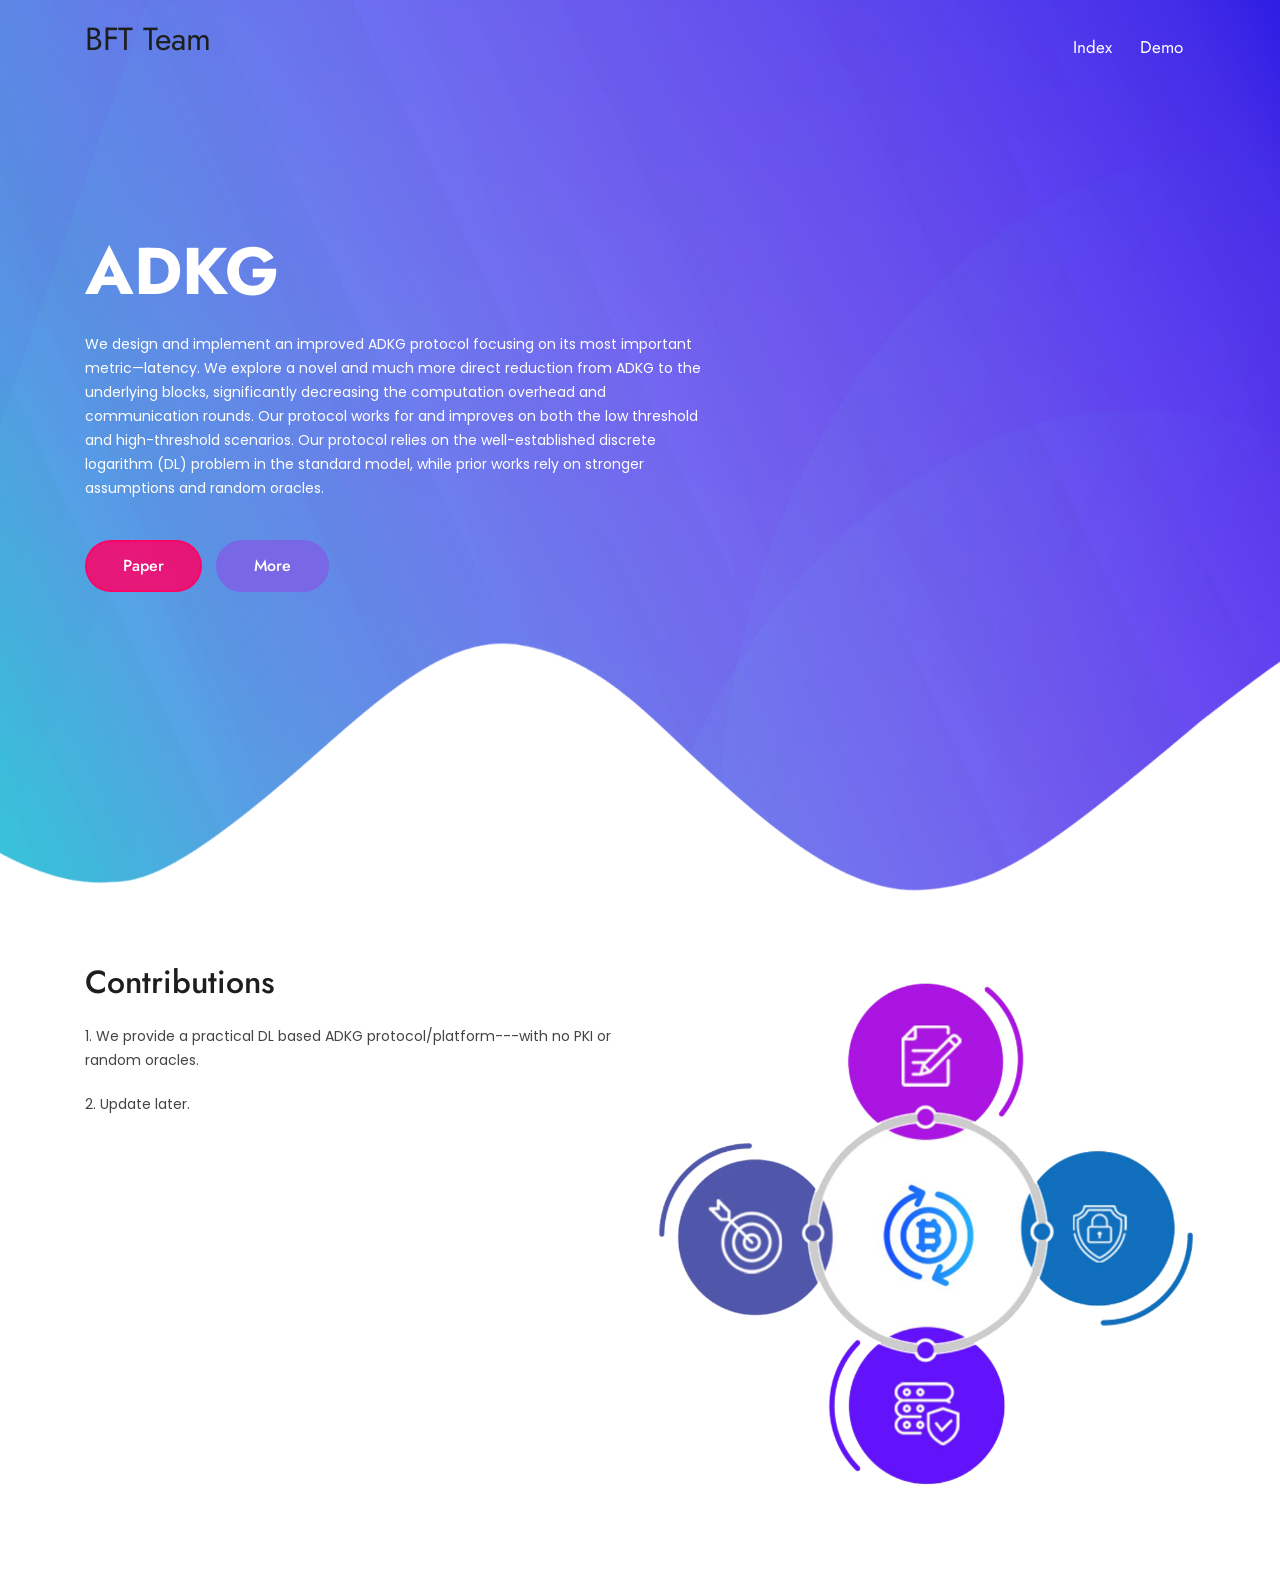
<file: web/bft/static/web/index.html>
﻿<!DOCTYPE html>
<html lang="en">
  <head>
    <!-- Meta -->
    <meta charset="utf-8" />
    <meta http-equiv="X-UA-Compatible" content="IE=edge" />
    <meta
      name="viewport"
      content="width=device-width, initial-scale=1, shrink-to-fit=no"
    />
    <!-- The above 3 meta tags *must* come first in the head; any other head content must come *after* these tags -->
    <meta
      name="description"
      content="Cryptohub - Cryptocurrency HTML Template"
    />
    <meta
      name="keywords"
      content="bitcoin, bitcoin landing, blockchain, cryptocurrency, Cryptocurrency advisor, ICO Agency, ICO Consulting, ico landing, ico template, ico token, ico website"
    />
    <!-- SITE TITLE -->
    <title>Index</title>
    <!-- Latest Bootstrap min CSS -->
    <link rel="stylesheet" href="assets/css/bootstrap.min.css" />
    <!-- Google Font -->
    <link
      href="assets/css/3b2cb4cf8dbc4b7e96dac3964b62ba2a.css"
      rel="stylesheet"
    />
    <link
      href="assets/css/45cea753ee254967923a2446a09d1f6c.css"
      rel="stylesheet"
    />
    <!-- Font Awesome CSS -->
    <link rel="stylesheet" href="assets/css/font-awesome.min.css" />
    <link rel="stylesheet" href="assets/css/themify-icons.css" />
    <!--- owl carousel Css-->
    <link rel="stylesheet" href="assets/css/owl.carousel.css" />
    <link rel="stylesheet" href="assets/css/owl.theme.css" />
    <!--slicknav Css-->
    <link rel="stylesheet" href="assets/css/slicknav.css" />
    <!-- MAGNIFIC CSS -->
    <link rel="stylesheet" href="assets/css/magnific-popup.css" />
    <!-- animate CSS -->
    <link rel="stylesheet" href="assets/css/animate.css" />
    <!-- Popup CSS -->
    <link rel="stylesheet" href="assets/css/popup.css" />
    <!-- Style CSS -->
    <link rel="stylesheet" href="assets/css/style.css" />
    <link rel="stylesheet" href="assets/css/responsive.css" />
    <!-- HTML5 shim and Respond.js IE8 support of HTML5 elements and media queries -->
    <!-- WARNING: Respond.js doesn't work if you view the page via file:// -->
    <!--[if lt IE 9]>
      <script src="assets/js/html5shiv.min.js"></script>
      <script src="assets/js/respond.min.js"></script>
    <![endif]-->
  </head>

  <body data-spy="scroll" data-offset="80">
    <!-- START PRELOADER -->
    <div class="preloader">
      <div class="spinner">
        <div class="double-bounce1"></div>
        <div class="double-bounce2"></div>
      </div>
    </div>
    <!-- END PRELOADER -->

    <!-- START NAVBAR -->
    <div
      id="navigation"
      class="fixed-top navbar-light bg-faded site-navigation"
    >
      <div class="container">
        <div class="row">
          <div class="col-lg-3 col-md-3 col-sm-4">
            <div class="site-logo">
              <a class="navbar-logo" href="index.html">
                <h2>BFT Team</h2>
              </a>
            </div>
          </div>
          <!--- END Col -->
          <div class="col-lg-9 col-md-9 col-sm-8">
            <div class="header_right">
              <nav id="main-menu" class="ml-auto">
                <ul>
                  <li><a href="index.html">Index</a></li>
                  <li><a href="./run_result.html">Demo</a></li> 
                </ul>
              </nav>
              <div id="mobile_menu"></div>
            </div>
          </div>
          <!--- END Col -->
        </div>
        <!--- END ROW -->
      </div>
      <!--- END CONTAINER -->
    </div>
    <!-- END NAVBAR -->

    <!-- START HOME -->
    <section id="home" class="home_bg">
      <div class="container">
        <div class="row">
          <div class="col-lg-7 col-sm-12 col-xs-12">
            <div class="hero-text">
              <h2>ADKG</h2>
              <p>
                We design and implement an improved
                ADKG protocol focusing on its most important metric—latency. We explore a novel and much more direct reduction
                from ADKG to the underlying blocks, significantly decreasing the computation overhead and communication rounds.
                Our protocol works for and improves on both the low threshold and high-threshold scenarios. Our protocol relies
                on the well-established discrete logarithm (DL) problem in
                the standard model, while prior works rely on stronger
                assumptions and random oracles.
              </p>
              <div class="home_btn">
                <a
                  href=""
                  target="_blank"
                  class="btn_one wow bounceIn"
                  data-wow-delay=".6s"
                  >Paper</a
                >
                <a
                  href="#about"
                  class="btn_two wow bounceIn"
                  data-wow-delay=".8s"
                  >More</a
                >
              </div>
            </div>
          </div>
          <!--- END COL -->
        </div>
        <!--- END ROW -->
      </div>
      <!--- END CONTAINER -->
    </section>
    <!-- END  HOME -->

    <!-- START LIVE MARKET -->
    <div class="pgone_live_market">
      <div class="container">
        <div class="row">
          <div class="col-lg-12">
            <div class="currency_live"></div>
          </div>
        </div>
      </div>
    </div>
    <!-- END LIVE MARKET -->

    <!-- START ABOUT -->
    <section id="about" class="about_us section-padding">
      <div class="container">
        <div class="row">
          <div
            class="col-lg-6 col-sm-12 col-xs-12 wow fadeInUp"
            data-wow-duration="1s"
            data-wow-delay="0.2s"
            data-wow-offset="0"
          >
            <div class="about-text">
              <h2>
                Contributions
              </h2>
              <p>
                1. We provide a practical DL based ADKG protocol/platform---with no PKI or random oracles. 
              </p>
              <p>
                2. Update later.
              </p>
              <!--<div class="about_btn">
                <a class="video_btn" href=""
                  ><i class="fa fa-play"></i
                  ><span class="video-title">Video</span></a
                >
              </div>-->
            </div>
          </div>
          <!--- END COL -->
          <div
            class="col-lg-6 col-sm-12 col-xs-12 text-center wow fadeInUp"
            data-wow-duration="1s"
            data-wow-delay="0.2s"
            data-wow-offset="0"
          >
            <div class="about-img">
              <img
                src="assets/picture/about2.png"
                class="item-bounce img-fluid"
                alt=""
              />
            </div>
          </div>
          <!--- END COL -->
        </div>
        <!--- END ROW -->
      </div>
      <!--- END CONTAINER -->
    </section>
    <!-- END  ABOUT -->

    <!-- START BITCOIN CALCULATER -->
    <!--<section id="bitcoin" class="bitcoin_area">
	<div class="container">
		<div class="section-title text-center">
			<h2>Bitcoin to Currency Calculator</h2>
			<span></span>
			<p>Lorem ipsum dolor sit amet, consetetur sadipscing elitr, sed diam nonumy eirmod tempor invidunt ut labore et dolore magna aliquyam erat.</p>						
		</div>					
		<div class="row">
			<div class="col-lg-10 offset-lg-1 col-sm-12 col-xs-12 text-center wow fadeInLeft" data-wow-duration="1s" data-wow-delay="0.1s" data-wow-offset="0">
				<div class="currency_content">
					<script src="assets/js/calc_widget.js"></script>
					<a href="#" class="btn_one">Buy Now!</a>
				</div>	
			</div> END COL 						
		</div>
	</div>
</section>-->
    <!-- END BITCOIN CALCULATER -->

    <!-- Latest jQuery -->
    <script src="assets/js/jquery-1.12.4.min.js"></script>
    <!-- Latest compiled and minified Bootstrap -->
    <script src="assets/js/bootstrap.min.js"></script>
    <!-- modernizer JS -->
    <script src="assets/js/modernizr-2.8.3.min.js"></script>
    <!-- owl-carousel min js  -->
    <script src="assets/js/owl.carousel.min.js"></script>
    <!-- jquery counterup -->
    <script src="assets/js/jquery.counterup.min.js"></script>
    <script src="assets/js/countdown.js"></script>
    <!-- jquery nav -->
    <script src="assets/js/jquery.nav.js"></script>
    <!-- jquery.slicknav -->
    <script src="assets/js/jquery.slicknav.js"></script>
    <!-- jquery.smooth-scroll -->
    <script src="assets/js/smooth-scroll.js"></script>
    <!-- magnific-popup js -->
    <script src="assets/js/jquery.magnific-popup.min.js"></script>
    <!-- scrolltopcontrol js -->
    <script src="assets/js/scrolltopcontrol.js"></script>
    <!-- WOW - Reveal Animations When You Scroll -->
    <script src="assets/js/wow.min.js"></script>
    <!-- jquery leanModal min js -->
    <script src="assets/js/jquery.leanmodal.min.js"></script>
    <!-- login js -->
    <script src="assets/js/login.js"></script>
    <!-- scripts js -->
    <script src="assets/js/scripts.js"></script>
  </body>
</html>
</file>
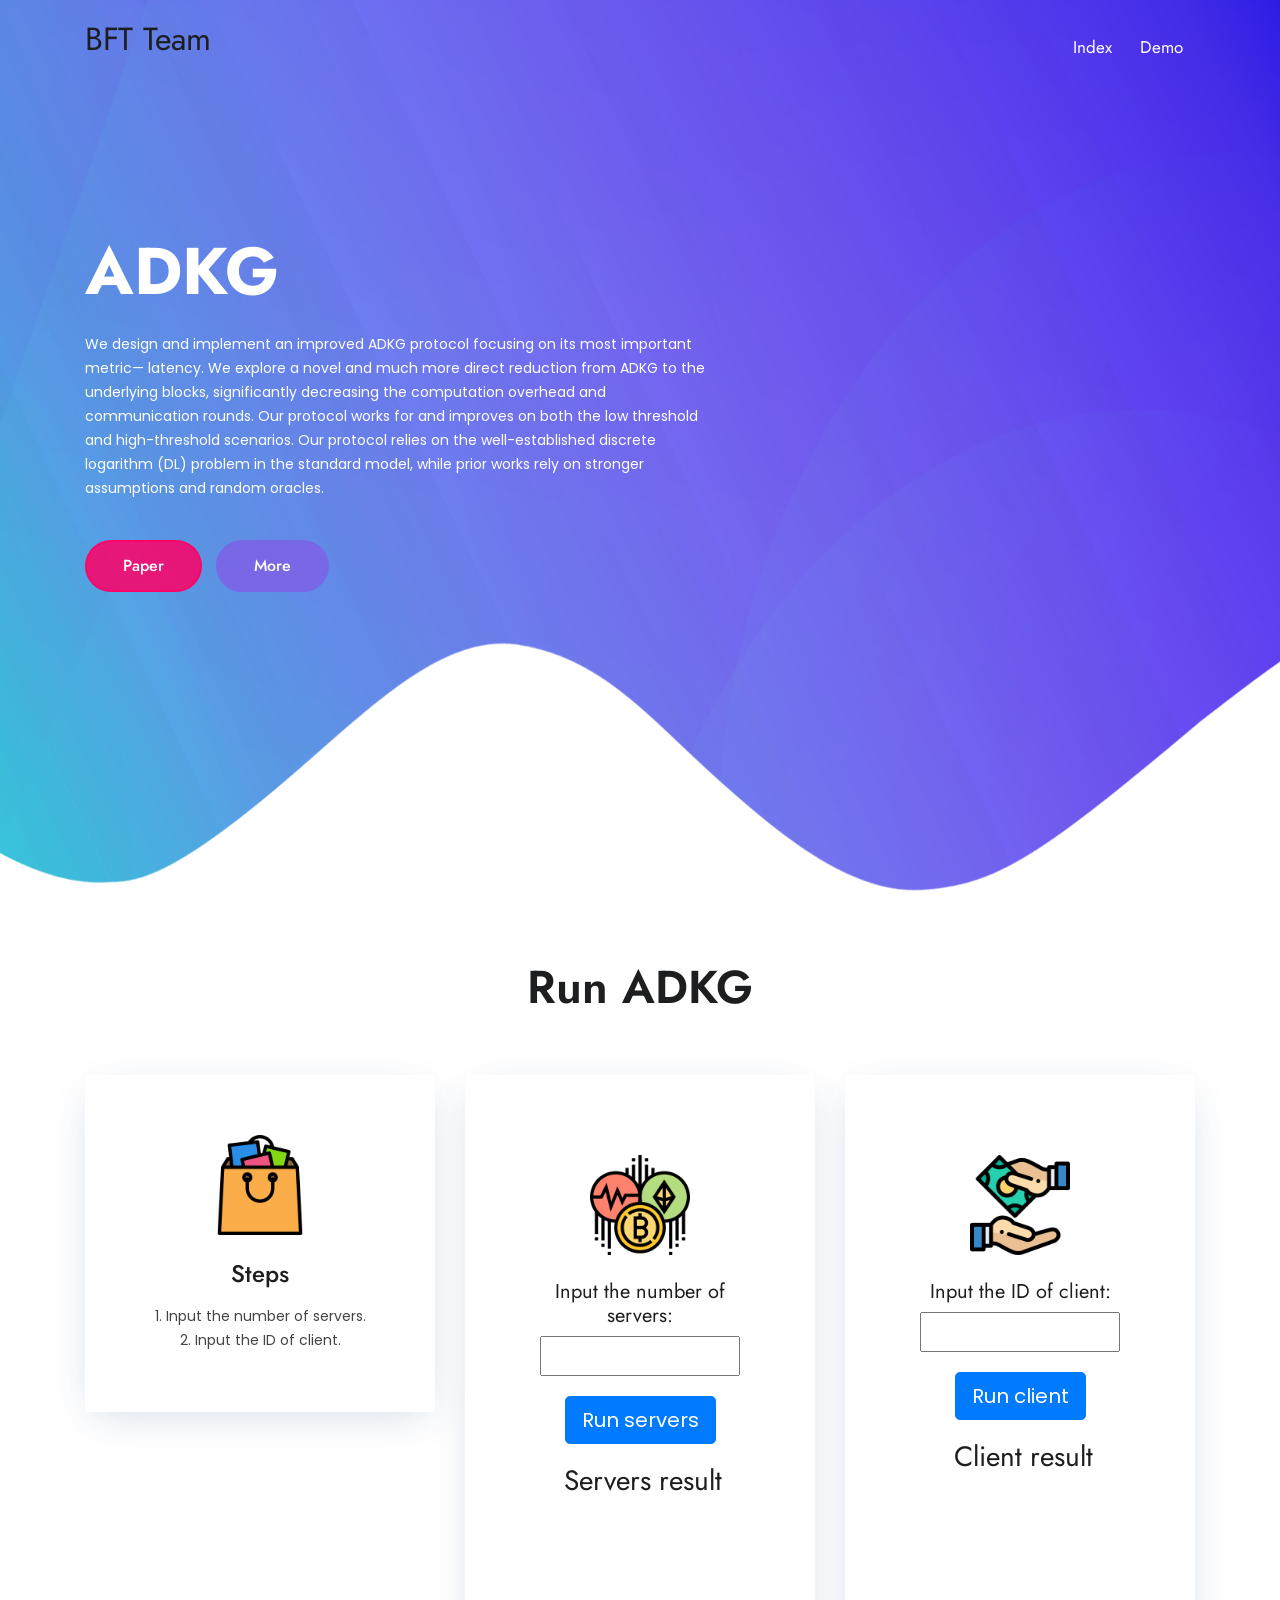
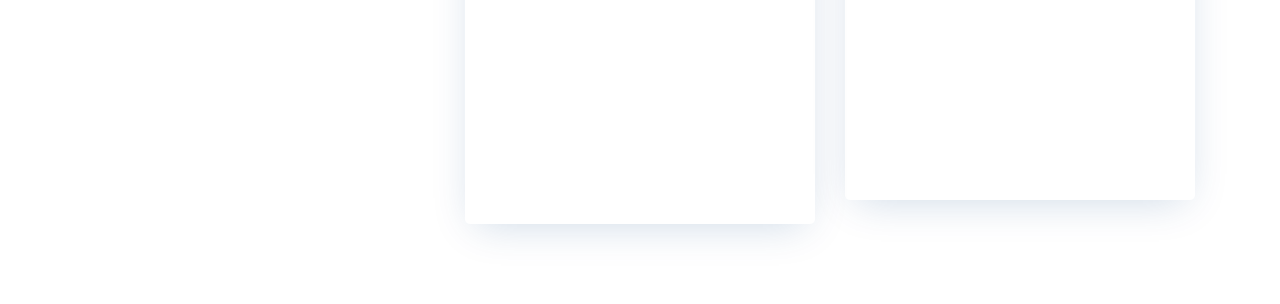
<file: web/bft/static/web/run_result.html>
﻿<!DOCTYPE html>
<html lang="en">
  <head>
    <!-- Meta -->
    <meta charset="utf-8" />
    <meta http-equiv="X-UA-Compatible" content="IE=edge" />
    <meta
      name="viewport"
      content="width=device-width, initial-scale=1, shrink-to-fit=no"
    />
    <!-- The above 3 meta tags *must* come first in the head; any other head content must come *after* these tags -->
    <meta
      name="description"
      content="Cryptohub - Cryptocurrency HTML Template"
    />
    <meta
      name="keywords"
      content="bitcoin, bitcoin landing, blockchain, cryptocurrency, Cryptocurrency advisor, ICO Agency, ICO Consulting, ico landing, ico template, ico token, ico website"
    />
    <!-- SITE TITLE -->
    <title>Demo</title>
    <!-- Latest Bootstrap min CSS -->
    <link rel="stylesheet" href="assets/css/bootstrap.min.css" />
    <!-- Google Font -->
    <link
      href="assets/css/3b2cb4cf8dbc4b7e96dac3964b62ba2a.css"
      rel="stylesheet"
    />
    <link
      href="assets/css/45cea753ee254967923a2446a09d1f6c.css"
      rel="stylesheet"
    />
    <!-- Font Awesome CSS -->
    <link rel="stylesheet" href="assets/css/font-awesome.min.css" />
    <link rel="stylesheet" href="assets/css/themify-icons.css" />
    <!--- owl carousel Css-->
    <link rel="stylesheet" href="assets/css/owl.carousel.css" />
    <link rel="stylesheet" href="assets/css/owl.theme.css" />
    <!--slicknav Css-->
    <link rel="stylesheet" href="assets/css/slicknav.css" />
    <!-- MAGNIFIC CSS -->
    <link rel="stylesheet" href="assets/css/magnific-popup.css" />
    <!-- animate CSS -->
    <link rel="stylesheet" href="assets/css/animate.css" />
    <!-- Popup CSS -->
    <link rel="stylesheet" href="assets/css/popup.css" />
    <!-- Style CSS -->
    <link rel="stylesheet" href="assets/css/style.css" />
    <link rel="stylesheet" href="assets/css/responsive.css" />
    <!-- HTML5 shim and Respond.js IE8 support of HTML5 elements and media queries -->
    <!-- WARNING: Respond.js doesn't work if you view the page via file:// -->
    <!--[if lt IE 9]>
      <script src="assets/js/html5shiv.min.js"></script>
      <script src="assets/js/respond.min.js"></script>
    <![endif]-->
  </head>

  <body data-spy="scroll" data-offset="80">
    <!-- START PRELOADER -->
    <div class="preloader">
      <div class="spinner">
        <div class="double-bounce1"></div>
        <div class="double-bounce2"></div>
      </div>
    </div>
    <!-- END PRELOADER -->

    <!-- START NAVBAR -->
    <div
      id="navigation"
      class="fixed-top navbar-light bg-faded site-navigation"
    >
      <div class="container">
        <div class="row">
          <div class="col-lg-3 col-md-3 col-sm-4">
            <div class="site-logo">
              <a class="navbar-logo" href="index.html">
                <h2>BFT Team</h2>
              </a>
            </div>
          </div>
          <!--- END Col -->
          <div class="col-lg-9 col-md-9 col-sm-8">
            <div class="header_right">
              <nav id="main-menu" class="ml-auto">
                <ul>
                  <li><a href="index.html">Index</a></li>
                  <li><a href="./run_result.html">Demo</a></li> 
                </ul>
              </nav>
              <div id="mobile_menu"></div>
            </div>
          </div>
          <!--- END Col -->
        </div>
        <!--- END ROW -->
      </div>
      <!--- END CONTAINER -->
    </div>
    <!-- END NAVBAR -->

    <!-- START HOME -->
    <section id="home" class="home_bg">
      <div class="container">
        <div class="row">
          <div class="col-lg-7 col-sm-12 col-xs-12">
            <div class="hero-text">
              <h2>ADKG</h2>
              <p>
                We design and implement an improved
                ADKG protocol focusing on its most important metric—
                latency. We explore a novel and much more direct reduction
                from ADKG to the underlying blocks, significantly decreasing the computation overhead and communication rounds.
                Our protocol works for and improves on both the low threshold and high-threshold scenarios. Our protocol relies
                on the well-established discrete logarithm (DL) problem in
                the standard model, while prior works rely on stronger
                assumptions and random oracles.
              </p>
              <div class="home_btn">
                <a
                  href=""
                  target="_blank"
                  class="btn_one wow bounceIn"
                  data-wow-delay=".6s"
                  >Paper</a
                >
                <a
                  href="#about"
                  class="btn_two wow bounceIn"
                  data-wow-delay=".8s"
                  >More</a
                >
              </div>
            </div>
          </div>
          <!--- END COL -->
        </div>
        <!--- END ROW -->
      </div>
      <!--- END CONTAINER -->
    </section>
    <!-- END  HOME -->

    <!-- START LIVE MARKET -->
    <div class="pgone_live_market">
      <div class="container">
        <div class="row">
          <div class="col-lg-12">
            <div class="currency_live"></div>
          </div>
        </div>
      </div>
    </div>
    <!-- END LIVE MARKET -->

    <!-- START WHY CHOOSE US -->
    <section class="why_choose_us section-padding">
      <div class="container">
        <div class="section-title text-center">
          <h2>Run ADKG</h2>
        </div>
        <div class="row text-center">
          <div
            class="col-lg-4 col-sm-4 col-xs-12 wow fadeInLeft"
            data-wow-duration="1s"
            data-wow-delay="0.3s"
            data-wow-offset="0"
          >
            <div class="single_about">
              <img src="assets/picture/order.png" alt="icon-image" />
              <h4>Steps</h4>
              <p>
                1. Input the number of servers.
              </p>
              <p>
                2. Input the ID of client.
              </p>
            </div>
          </div>

          <div
            class="col-lg-4 col-sm-4 col-xs-12 wow fadeInLeft"
            data-wow-duration="1s"
            data-wow-delay="0.1s"
            data-wow-offset="0"
          >
            <div class="single_about">
              <div class="input-container" style="margin-top: 20px">
                <img src="assets/picture/blockchain.png" alt="icon-image" />
                <h5>Input the number of servers:</h5>
                <input
                  id="servernum"
                  style="height: 40px; width: 200px"
                  type="text"
                  name="n"
                />
              </div>
              <button
                type="button"
                class="btn btn-lg btn-primary"
                style="margin-top: 20px"
                onclick="startserverByWS()"
              >
                Run servers
              </button>
              <div class="res-result1" style="margin-top: 20px;width:300px;height:300px;overflow:auto;white-space:nowrap;margin-left:-32px;">
                <h3>Servers result</h3>
              </div>

            </div>
          </div>
          <!-- END COL -->
          
          <div
            class="col-lg-4 col-sm-4 col-xs-12 wow fadeInLeft"
            data-wow-duration="1s"
            data-wow-delay="0.3s"
            data-wow-offset="0"
          >
            <div class="single_about">
              <div class="input-container" style="margin-top: 20px">
                <img src="assets/picture/payment.png" alt="icon-image" />
                <h5>Input the ID of client:</h5>
                <input
                  id="clientID"
                  style="height: 40px; width: 200px"
                  type="text"
                  name="n"
                />
              </div>
              
    
              <button
                type="button"
                class="btn btn-lg btn-primary"
                style="margin-top: 20px"
                onclick="startclientByWs()"
              >
                Run client
              </button>
              
              <div class="res-result2" style="margin-top: 20px;width:300px;height:300px;overflow:auto;white-space:nowrap;margin-left:-32px;">
                <h3>Client result</h3>
              </div>
            </div>
          </div>
          <!-- END COL -->
          
        </div>
        <!-- END ROW -->
      </div>
      <!-- END CONTAINER -->
    </section>
    <!-- END WHY CHOOSE US -->



    <script src="assets/js/request-action.js"></script>
    <!-- Latest jQuery -->
    <script src="assets/js/jquery-1.12.4.min.js"></script>
    <!-- Latest compiled and minified Bootstrap -->
    <script src="assets/js/bootstrap.min.js"></script>
    <!-- modernizer JS -->
    <script src="assets/js/modernizr-2.8.3.min.js"></script>
    <!-- owl-carousel min js  -->
    <script src="assets/js/owl.carousel.min.js"></script>
    <!-- jquery counterup -->
    <script src="assets/js/jquery.counterup.min.js"></script>
    <script src="assets/js/countdown.js"></script>
    <!-- jquery nav -->
    <script src="assets/js/jquery.nav.js"></script>
    <!-- jquery.slicknav -->
    <script src="assets/js/jquery.slicknav.js"></script>
    <!-- jquery.smooth-scroll -->
    <script src="assets/js/smooth-scroll.js"></script>
    <!-- magnific-popup js -->
    <script src="assets/js/jquery.magnific-popup.min.js"></script>
    <!-- scrolltopcontrol js -->
    <script src="assets/js/scrolltopcontrol.js"></script>
    <!-- WOW - Reveal Animations When You Scroll -->
    <script src="assets/js/wow.min.js"></script>
    <!-- jquery leanModal min js -->
    <script src="assets/js/jquery.leanmodal.min.js"></script>
    <!-- login js -->
    <script src="assets/js/login.js"></script>
    <!-- scripts js -->
    <script src="assets/js/scripts.js"></script>
  </body>
</html>
</file>
<file: web/bft/static/web/assets/css/3b2cb4cf8dbc4b7e96dac3964b62ba2a.css>
﻿/* cyrillic */
@font-face {
  font-family: 'Jost';
  font-style: normal;
  font-weight: 300;
  font-display: swap;
  src: url(../fonts/92zatbhpnqw73odd4iyl.woff2) format('woff2');
  unicode-range: U+0400-045F, U+0490-0491, U+04B0-04B1, U+2116;
}
/* latin-ext */
@font-face {
  font-family: 'Jost';
  font-style: normal;
  font-weight: 300;
  font-display: swap;
  src: url(../fonts/92zatbhpnqw73ord4iyl.woff2) format('woff2');
  unicode-range: U+0100-024F, U+0259, U+1E00-1EFF, U+2020, U+20A0-20AB, U+20AD-20CF, U+2113, U+2C60-2C7F, U+A720-A7FF;
}
/* latin */
@font-face {
  font-family: 'Jost';
  font-style: normal;
  font-weight: 300;
  font-display: swap;
  src: url(../fonts/92zatbhpnqw73otd4g.woff2) format('woff2');
  unicode-range: U+0000-00FF, U+0131, U+0152-0153, U+02BB-02BC, U+02C6, U+02DA, U+02DC, U+2000-206F, U+2074, U+20AC, U+2122, U+2191, U+2193, U+2212, U+2215, U+FEFF, U+FFFD;
}
/* cyrillic */
@font-face {
  font-family: 'Jost';
  font-style: normal;
  font-weight: 400;
  font-display: swap;
  src: url(../fonts/92zatbhpnqw73odd4iyl.woff2) format('woff2');
  unicode-range: U+0400-045F, U+0490-0491, U+04B0-04B1, U+2116;
}
/* latin-ext */
@font-face {
  font-family: 'Jost';
  font-style: normal;
  font-weight: 400;
  font-display: swap;
  src: url(../fonts/92zatbhpnqw73ord4iyl.woff2) format('woff2');
  unicode-range: U+0100-024F, U+0259, U+1E00-1EFF, U+2020, U+20A0-20AB, U+20AD-20CF, U+2113, U+2C60-2C7F, U+A720-A7FF;
}
/* latin */
@font-face {
  font-family: 'Jost';
  font-style: normal;
  font-weight: 400;
  font-display: swap;
  src: url(../fonts/92zatbhpnqw73otd4g.woff2) format('woff2');
  unicode-range: U+0000-00FF, U+0131, U+0152-0153, U+02BB-02BC, U+02C6, U+02DA, U+02DC, U+2000-206F, U+2074, U+20AC, U+2122, U+2191, U+2193, U+2212, U+2215, U+FEFF, U+FFFD;
}
/* cyrillic */
@font-face {
  font-family: 'Jost';
  font-style: normal;
  font-weight: 500;
  font-display: swap;
  src: url(../fonts/92zatbhpnqw73odd4iyl.woff2) format('woff2');
  unicode-range: U+0400-045F, U+0490-0491, U+04B0-04B1, U+2116;
}
/* latin-ext */
@font-face {
  font-family: 'Jost';
  font-style: normal;
  font-weight: 500;
  font-display: swap;
  src: url(../fonts/92zatbhpnqw73ord4iyl.woff2) format('woff2');
  unicode-range: U+0100-024F, U+0259, U+1E00-1EFF, U+2020, U+20A0-20AB, U+20AD-20CF, U+2113, U+2C60-2C7F, U+A720-A7FF;
}
/* latin */
@font-face {
  font-family: 'Jost';
  font-style: normal;
  font-weight: 500;
  font-display: swap;
  src: url(../fonts/92zatbhpnqw73otd4g.woff2) format('woff2');
  unicode-range: U+0000-00FF, U+0131, U+0152-0153, U+02BB-02BC, U+02C6, U+02DA, U+02DC, U+2000-206F, U+2074, U+20AC, U+2122, U+2191, U+2193, U+2212, U+2215, U+FEFF, U+FFFD;
}
/* cyrillic */
@font-face {
  font-family: 'Jost';
  font-style: normal;
  font-weight: 600;
  font-display: swap;
  src: url(../fonts/92zatbhpnqw73odd4iyl.woff2) format('woff2');
  unicode-range: U+0400-045F, U+0490-0491, U+04B0-04B1, U+2116;
}
/* latin-ext */
@font-face {
  font-family: 'Jost';
  font-style: normal;
  font-weight: 600;
  font-display: swap;
  src: url(../fonts/92zatbhpnqw73ord4iyl.woff2) format('woff2');
  unicode-range: U+0100-024F, U+0259, U+1E00-1EFF, U+2020, U+20A0-20AB, U+20AD-20CF, U+2113, U+2C60-2C7F, U+A720-A7FF;
}
/* latin */
@font-face {
  font-family: 'Jost';
  font-style: normal;
  font-weight: 600;
  font-display: swap;
  src: url(../fonts/92zatbhpnqw73otd4g.woff2) format('woff2');
  unicode-range: U+0000-00FF, U+0131, U+0152-0153, U+02BB-02BC, U+02C6, U+02DA, U+02DC, U+2000-206F, U+2074, U+20AC, U+2122, U+2191, U+2193, U+2212, U+2215, U+FEFF, U+FFFD;
}
/* cyrillic */
@font-face {
  font-family: 'Jost';
  font-style: normal;
  font-weight: 700;
  font-display: swap;
  src: url(../fonts/92zatbhpnqw73odd4iyl.woff2) format('woff2');
  unicode-range: U+0400-045F, U+0490-0491, U+04B0-04B1, U+2116;
}
/* latin-ext */
@font-face {
  font-family: 'Jost';
  font-style: normal;
  font-weight: 700;
  font-display: swap;
  src: url(../fonts/92zatbhpnqw73ord4iyl.woff2) format('woff2');
  unicode-range: U+0100-024F, U+0259, U+1E00-1EFF, U+2020, U+20A0-20AB, U+20AD-20CF, U+2113, U+2C60-2C7F, U+A720-A7FF;
}
/* latin */
@font-face {
  font-family: 'Jost';
  font-style: normal;
  font-weight: 700;
  font-display: swap;
  src: url(../fonts/92zatbhpnqw73otd4g.woff2) format('woff2');
  unicode-range: U+0000-00FF, U+0131, U+0152-0153, U+02BB-02BC, U+02C6, U+02DA, U+02DC, U+2000-206F, U+2074, U+20AC, U+2122, U+2191, U+2193, U+2212, U+2215, U+FEFF, U+FFFD;
}
/* cyrillic */
@font-face {
  font-family: 'Jost';
  font-style: normal;
  font-weight: 800;
  font-display: swap;
  src: url(../fonts/92zatbhpnqw73odd4iyl.woff2) format('woff2');
  unicode-range: U+0400-045F, U+0490-0491, U+04B0-04B1, U+2116;
}
/* latin-ext */
@font-face {
  font-family: 'Jost';
  font-style: normal;
  font-weight: 800;
  font-display: swap;
  src: url(../fonts/92zatbhpnqw73ord4iyl.woff2) format('woff2');
  unicode-range: U+0100-024F, U+0259, U+1E00-1EFF, U+2020, U+20A0-20AB, U+20AD-20CF, U+2113, U+2C60-2C7F, U+A720-A7FF;
}
/* latin */
@font-face {
  font-family: 'Jost';
  font-style: normal;
  font-weight: 800;
  font-display: swap;
  src: url(../fonts/92zatbhpnqw73otd4g.woff2) format('woff2');
  unicode-range: U+0000-00FF, U+0131, U+0152-0153, U+02BB-02BC, U+02C6, U+02DA, U+02DC, U+2000-206F, U+2074, U+20AC, U+2122, U+2191, U+2193, U+2212, U+2215, U+FEFF, U+FFFD;
}
/* cyrillic */
@font-face {
  font-family: 'Jost';
  font-style: normal;
  font-weight: 900;
  font-display: swap;
  src: url(../fonts/92zatbhpnqw73odd4iyl.woff2) format('woff2');
  unicode-range: U+0400-045F, U+0490-0491, U+04B0-04B1, U+2116;
}
/* latin-ext */
@font-face {
  font-family: 'Jost';
  font-style: normal;
  font-weight: 900;
  font-display: swap;
  src: url(../fonts/92zatbhpnqw73ord4iyl.woff2) format('woff2');
  unicode-range: U+0100-024F, U+0259, U+1E00-1EFF, U+2020, U+20A0-20AB, U+20AD-20CF, U+2113, U+2C60-2C7F, U+A720-A7FF;
}
/* latin */
@font-face {
  font-family: 'Jost';
  font-style: normal;
  font-weight: 900;
  font-display: swap;
  src: url(../fonts/92zatbhpnqw73otd4g.woff2) format('woff2');
  unicode-range: U+0000-00FF, U+0131, U+0152-0153, U+02BB-02BC, U+02C6, U+02DA, U+02DC, U+2000-206F, U+2074, U+20AC, U+2122, U+2191, U+2193, U+2212, U+2215, U+FEFF, U+FFFD;
}
</file>
<file: web/bft/static/web/assets/css/45cea753ee254967923a2446a09d1f6c.css>
﻿/* devanagari */
@font-face {
  font-family: 'Poppins';
  font-style: normal;
  font-weight: 300;
  font-display: swap;
  src: url(../fonts/pxibyp8kv8jhgfvrldz8z11lfc-k.woff2) format('woff2');
  unicode-range: U+0900-097F, U+1CD0-1CF6, U+1CF8-1CF9, U+200C-200D, U+20A8, U+20B9, U+25CC, U+A830-A839, U+A8E0-A8FB;
}
/* latin-ext */
@font-face {
  font-family: 'Poppins';
  font-style: normal;
  font-weight: 300;
  font-display: swap;
  src: url(../fonts/pxibyp8kv8jhgfvrldz8z1jlfc-k.woff2) format('woff2');
  unicode-range: U+0100-024F, U+0259, U+1E00-1EFF, U+2020, U+20A0-20AB, U+20AD-20CF, U+2113, U+2C60-2C7F, U+A720-A7FF;
}
/* latin */
@font-face {
  font-family: 'Poppins';
  font-style: normal;
  font-weight: 300;
  font-display: swap;
  src: url(../fonts/pxibyp8kv8jhgfvrldz8z1xlfq.woff2) format('woff2');
  unicode-range: U+0000-00FF, U+0131, U+0152-0153, U+02BB-02BC, U+02C6, U+02DA, U+02DC, U+2000-206F, U+2074, U+20AC, U+2122, U+2191, U+2193, U+2212, U+2215, U+FEFF, U+FFFD;
}
/* devanagari */
@font-face {
  font-family: 'Poppins';
  font-style: normal;
  font-weight: 400;
  font-display: swap;
  src: url(../fonts/pxieyp8kv8jhgfvrjjbecmne.woff2) format('woff2');
  unicode-range: U+0900-097F, U+1CD0-1CF6, U+1CF8-1CF9, U+200C-200D, U+20A8, U+20B9, U+25CC, U+A830-A839, U+A8E0-A8FB;
}
/* latin-ext */
@font-face {
  font-family: 'Poppins';
  font-style: normal;
  font-weight: 400;
  font-display: swap;
  src: url(../fonts/pxieyp8kv8jhgfvrjjnecmne.woff2) format('woff2');
  unicode-range: U+0100-024F, U+0259, U+1E00-1EFF, U+2020, U+20A0-20AB, U+20AD-20CF, U+2113, U+2C60-2C7F, U+A720-A7FF;
}
/* latin */
@font-face {
  font-family: 'Poppins';
  font-style: normal;
  font-weight: 400;
  font-display: swap;
  src: url(../fonts/pxieyp8kv8jhgfvrjjfecg.woff2) format('woff2');
  unicode-range: U+0000-00FF, U+0131, U+0152-0153, U+02BB-02BC, U+02C6, U+02DA, U+02DC, U+2000-206F, U+2074, U+20AC, U+2122, U+2191, U+2193, U+2212, U+2215, U+FEFF, U+FFFD;
}
/* devanagari */
@font-face {
  font-family: 'Poppins';
  font-style: normal;
  font-weight: 500;
  font-display: swap;
  src: url(../fonts/pxibyp8kv8jhgfvrlgt9z11lfc-k.woff2) format('woff2');
  unicode-range: U+0900-097F, U+1CD0-1CF6, U+1CF8-1CF9, U+200C-200D, U+20A8, U+20B9, U+25CC, U+A830-A839, U+A8E0-A8FB;
}
/* latin-ext */
@font-face {
  font-family: 'Poppins';
  font-style: normal;
  font-weight: 500;
  font-display: swap;
  src: url(../fonts/pxibyp8kv8jhgfvrlgt9z1jlfc-k.woff2) format('woff2');
  unicode-range: U+0100-024F, U+0259, U+1E00-1EFF, U+2020, U+20A0-20AB, U+20AD-20CF, U+2113, U+2C60-2C7F, U+A720-A7FF;
}
/* latin */
@font-face {
  font-family: 'Poppins';
  font-style: normal;
  font-weight: 500;
  font-display: swap;
  src: url(../fonts/pxibyp8kv8jhgfvrlgt9z1xlfq.woff2) format('woff2');
  unicode-range: U+0000-00FF, U+0131, U+0152-0153, U+02BB-02BC, U+02C6, U+02DA, U+02DC, U+2000-206F, U+2074, U+20AC, U+2122, U+2191, U+2193, U+2212, U+2215, U+FEFF, U+FFFD;
}
/* devanagari */
@font-face {
  font-family: 'Poppins';
  font-style: normal;
  font-weight: 600;
  font-display: swap;
  src: url(../fonts/pxibyp8kv8jhgfvrlej6z11lfc-k.woff2) format('woff2');
  unicode-range: U+0900-097F, U+1CD0-1CF6, U+1CF8-1CF9, U+200C-200D, U+20A8, U+20B9, U+25CC, U+A830-A839, U+A8E0-A8FB;
}
/* latin-ext */
@font-face {
  font-family: 'Poppins';
  font-style: normal;
  font-weight: 600;
  font-display: swap;
  src: url(../fonts/pxibyp8kv8jhgfvrlej6z1jlfc-k.woff2) format('woff2');
  unicode-range: U+0100-024F, U+0259, U+1E00-1EFF, U+2020, U+20A0-20AB, U+20AD-20CF, U+2113, U+2C60-2C7F, U+A720-A7FF;
}
/* latin */
@font-face {
  font-family: 'Poppins';
  font-style: normal;
  font-weight: 600;
  font-display: swap;
  src: url(../fonts/pxibyp8kv8jhgfvrlej6z1xlfq.woff2) format('woff2');
  unicode-range: U+0000-00FF, U+0131, U+0152-0153, U+02BB-02BC, U+02C6, U+02DA, U+02DC, U+2000-206F, U+2074, U+20AC, U+2122, U+2191, U+2193, U+2212, U+2215, U+FEFF, U+FFFD;
}
/* devanagari */
@font-face {
  font-family: 'Poppins';
  font-style: normal;
  font-weight: 700;
  font-display: swap;
  src: url(../fonts/pxibyp8kv8jhgfvrlcz7z11lfc-k.woff2) format('woff2');
  unicode-range: U+0900-097F, U+1CD0-1CF6, U+1CF8-1CF9, U+200C-200D, U+20A8, U+20B9, U+25CC, U+A830-A839, U+A8E0-A8FB;
}
/* latin-ext */
@font-face {
  font-family: 'Poppins';
  font-style: normal;
  font-weight: 700;
  font-display: swap;
  src: url(../fonts/pxibyp8kv8jhgfvrlcz7z1jlfc-k.woff2) format('woff2');
  unicode-range: U+0100-024F, U+0259, U+1E00-1EFF, U+2020, U+20A0-20AB, U+20AD-20CF, U+2113, U+2C60-2C7F, U+A720-A7FF;
}
/* latin */
@font-face {
  font-family: 'Poppins';
  font-style: normal;
  font-weight: 700;
  font-display: swap;
  src: url(../fonts/pxibyp8kv8jhgfvrlcz7z1xlfq.woff2) format('woff2');
  unicode-range: U+0000-00FF, U+0131, U+0152-0153, U+02BB-02BC, U+02C6, U+02DA, U+02DC, U+2000-206F, U+2074, U+20AC, U+2122, U+2191, U+2193, U+2212, U+2215, U+FEFF, U+FFFD;
}
</file>
<file: web/bft/static/web/assets/css/themify-icons.css>
﻿@font-face {
	font-family: 'themify';
	src:url('../fonts/themify.eot');
	src:url('../fonts/themify.eot') format('embedded-opentype'),
		url('../fonts/themify.woff') format('woff'),
		url('../fonts/themify.ttf') format('truetype'),
		url('../fonts/themify.svg') format('svg');
	font-weight: normal;
	font-style: normal;
}

[class^="ti-"], [class*=" ti-"] {
	font-family: 'themify';
	speak: none;
	font-style: normal;
	font-weight: normal;
	font-variant: normal;
	text-transform: none;
	line-height: 1;

	/* Better Font Rendering =========== */
	-webkit-font-smoothing: antialiased;
	-moz-osx-font-smoothing: grayscale;
}

.ti-wand:before {
	content: "\e600";
}
.ti-volume:before {
	content: "\e601";
}
.ti-user:before {
	content: "\e602";
}
.ti-unlock:before {
	content: "\e603";
}
.ti-unlink:before {
	content: "\e604";
}
.ti-trash:before {
	content: "\e605";
}
.ti-thought:before {
	content: "\e606";
}
.ti-target:before {
	content: "\e607";
}
.ti-tag:before {
	content: "\e608";
}
.ti-tablet:before {
	content: "\e609";
}
.ti-star:before {
	content: "\e60a";
}
.ti-spray:before {
	content: "\e60b";
}
.ti-signal:before {
	content: "\e60c";
}
.ti-shopping-cart:before {
	content: "\e60d";
}
.ti-shopping-cart-full:before {
	content: "\e60e";
}
.ti-settings:before {
	content: "\e60f";
}
.ti-search:before {
	content: "\e610";
}
.ti-zoom-in:before {
	content: "\e611";
}
.ti-zoom-out:before {
	content: "\e612";
}
.ti-cut:before {
	content: "\e613";
}
.ti-ruler:before {
	content: "\e614";
}
.ti-ruler-pencil:before {
	content: "\e615";
}
.ti-ruler-alt:before {
	content: "\e616";
}
.ti-bookmark:before {
	content: "\e617";
}
.ti-bookmark-alt:before {
	content: "\e618";
}
.ti-reload:before {
	content: "\e619";
}
.ti-plus:before {
	content: "\e61a";
}
.ti-pin:before {
	content: "\e61b";
}
.ti-pencil:before {
	content: "\e61c";
}
.ti-pencil-alt:before {
	content: "\e61d";
}
.ti-paint-roller:before {
	content: "\e61e";
}
.ti-paint-bucket:before {
	content: "\e61f";
}
.ti-na:before {
	content: "\e620";
}
.ti-mobile:before {
	content: "\e621";
}
.ti-minus:before {
	content: "\e622";
}
.ti-medall:before {
	content: "\e623";
}
.ti-medall-alt:before {
	content: "\e624";
}
.ti-marker:before {
	content: "\e625";
}
.ti-marker-alt:before {
	content: "\e626";
}
.ti-arrow-up:before {
	content: "\e627";
}
.ti-arrow-right:before {
	content: "\e628";
}
.ti-arrow-left:before {
	content: "\e629";
}
.ti-arrow-down:before {
	content: "\e62a";
}
.ti-lock:before {
	content: "\e62b";
}
.ti-location-arrow:before {
	content: "\e62c";
}
.ti-link:before {
	content: "\e62d";
}
.ti-layout:before {
	content: "\e62e";
}
.ti-layers:before {
	content: "\e62f";
}
.ti-layers-alt:before {
	content: "\e630";
}
.ti-key:before {
	content: "\e631";
}
.ti-import:before {
	content: "\e632";
}
.ti-image:before {
	content: "\e633";
}
.ti-heart:before {
	content: "\e634";
}
.ti-heart-broken:before {
	content: "\e635";
}
.ti-hand-stop:before {
	content: "\e636";
}
.ti-hand-open:before {
	content: "\e637";
}
.ti-hand-drag:before {
	content: "\e638";
}
.ti-folder:before {
	content: "\e639";
}
.ti-flag:before {
	content: "\e63a";
}
.ti-flag-alt:before {
	content: "\e63b";
}
.ti-flag-alt-2:before {
	content: "\e63c";
}
.ti-eye:before {
	content: "\e63d";
}
.ti-export:before {
	content: "\e63e";
}
.ti-exchange-vertical:before {
	content: "\e63f";
}
.ti-desktop:before {
	content: "\e640";
}
.ti-cup:before {
	content: "\e641";
}
.ti-crown:before {
	content: "\e642";
}
.ti-comments:before {
	content: "\e643";
}
.ti-comment:before {
	content: "\e644";
}
.ti-comment-alt:before {
	content: "\e645";
}
.ti-close:before {
	content: "\e646";
}
.ti-clip:before {
	content: "\e647";
}
.ti-angle-up:before {
	content: "\e648";
}
.ti-angle-right:before {
	content: "\e649";
}
.ti-angle-left:before {
	content: "\e64a";
}
.ti-angle-down:before {
	content: "\e64b";
}
.ti-check:before {
	content: "\e64c";
}
.ti-check-box:before {
	content: "\e64d";
}
.ti-camera:before {
	content: "\e64e";
}
.ti-announcement:before {
	content: "\e64f";
}
.ti-brush:before {
	content: "\e650";
}
.ti-briefcase:before {
	content: "\e651";
}
.ti-bolt:before {
	content: "\e652";
}
.ti-bolt-alt:before {
	content: "\e653";
}
.ti-blackboard:before {
	content: "\e654";
}
.ti-bag:before {
	content: "\e655";
}
.ti-move:before {
	content: "\e656";
}
.ti-arrows-vertical:before {
	content: "\e657";
}
.ti-arrows-horizontal:before {
	content: "\e658";
}
.ti-fullscreen:before {
	content: "\e659";
}
.ti-arrow-top-right:before {
	content: "\e65a";
}
.ti-arrow-top-left:before {
	content: "\e65b";
}
.ti-arrow-circle-up:before {
	content: "\e65c";
}
.ti-arrow-circle-right:before {
	content: "\e65d";
}
.ti-arrow-circle-left:before {
	content: "\e65e";
}
.ti-arrow-circle-down:before {
	content: "\e65f";
}
.ti-angle-double-up:before {
	content: "\e660";
}
.ti-angle-double-right:before {
	content: "\e661";
}
.ti-angle-double-left:before {
	content: "\e662";
}
.ti-angle-double-down:before {
	content: "\e663";
}
.ti-zip:before {
	content: "\e664";
}
.ti-world:before {
	content: "\e665";
}
.ti-wheelchair:before {
	content: "\e666";
}
.ti-view-list:before {
	content: "\e667";
}
.ti-view-list-alt:before {
	content: "\e668";
}
.ti-view-grid:before {
	content: "\e669";
}
.ti-uppercase:before {
	content: "\e66a";
}
.ti-upload:before {
	content: "\e66b";
}
.ti-underline:before {
	content: "\e66c";
}
.ti-truck:before {
	content: "\e66d";
}
.ti-timer:before {
	content: "\e66e";
}
.ti-ticket:before {
	content: "\e66f";
}
.ti-thumb-up:before {
	content: "\e670";
}
.ti-thumb-down:before {
	content: "\e671";
}
.ti-text:before {
	content: "\e672";
}
.ti-stats-up:before {
	content: "\e673";
}
.ti-stats-down:before {
	content: "\e674";
}
.ti-split-v:before {
	content: "\e675";
}
.ti-split-h:before {
	content: "\e676";
}
.ti-smallcap:before {
	content: "\e677";
}
.ti-shine:before {
	content: "\e678";
}
.ti-shift-right:before {
	content: "\e679";
}
.ti-shift-left:before {
	content: "\e67a";
}
.ti-shield:before {
	content: "\e67b";
}
.ti-notepad:before {
	content: "\e67c";
}
.ti-server:before {
	content: "\e67d";
}
.ti-quote-right:before {
	content: "\e67e";
}
.ti-quote-left:before {
	content: "\e67f";
}
.ti-pulse:before {
	content: "\e680";
}
.ti-printer:before {
	content: "\e681";
}
.ti-power-off:before {
	content: "\e682";
}
.ti-plug:before {
	content: "\e683";
}
.ti-pie-chart:before {
	content: "\e684";
}
.ti-paragraph:before {
	content: "\e685";
}
.ti-panel:before {
	content: "\e686";
}
.ti-package:before {
	content: "\e687";
}
.ti-music:before {
	content: "\e688";
}
.ti-music-alt:before {
	content: "\e689";
}
.ti-mouse:before {
	content: "\e68a";
}
.ti-mouse-alt:before {
	content: "\e68b";
}
.ti-money:before {
	content: "\e68c";
}
.ti-microphone:before {
	content: "\e68d";
}
.ti-menu:before {
	content: "\e68e";
}
.ti-menu-alt:before {
	content: "\e68f";
}
.ti-map:before {
	content: "\e690";
}
.ti-map-alt:before {
	content: "\e691";
}
.ti-loop:before {
	content: "\e692";
}
.ti-location-pin:before {
	content: "\e693";
}
.ti-list:before {
	content: "\e694";
}
.ti-light-bulb:before {
	content: "\e695";
}
.ti-Italic:before {
	content: "\e696";
}
.ti-info:before {
	content: "\e697";
}
.ti-infinite:before {
	content: "\e698";
}
.ti-id-badge:before {
	content: "\e699";
}
.ti-hummer:before {
	content: "\e69a";
}
.ti-home:before {
	content: "\e69b";
}
.ti-help:before {
	content: "\e69c";
}
.ti-headphone:before {
	content: "\e69d";
}
.ti-harddrives:before {
	content: "\e69e";
}
.ti-harddrive:before {
	content: "\e69f";
}
.ti-gift:before {
	content: "\e6a0";
}
.ti-game:before {
	content: "\e6a1";
}
.ti-filter:before {
	content: "\e6a2";
}
.ti-files:before {
	content: "\e6a3";
}
.ti-file:before {
	content: "\e6a4";
}
.ti-eraser:before {
	content: "\e6a5";
}
.ti-envelope:before {
	content: "\e6a6";
}
.ti-download:before {
	content: "\e6a7";
}
.ti-direction:before {
	content: "\e6a8";
}
.ti-direction-alt:before {
	content: "\e6a9";
}
.ti-dashboard:before {
	content: "\e6aa";
}
.ti-control-stop:before {
	content: "\e6ab";
}
.ti-control-shuffle:before {
	content: "\e6ac";
}
.ti-control-play:before {
	content: "\e6ad";
}
.ti-control-pause:before {
	content: "\e6ae";
}
.ti-control-forward:before {
	content: "\e6af";
}
.ti-control-backward:before {
	content: "\e6b0";
}
.ti-cloud:before {
	content: "\e6b1";
}
.ti-cloud-up:before {
	content: "\e6b2";
}
.ti-cloud-down:before {
	content: "\e6b3";
}
.ti-clipboard:before {
	content: "\e6b4";
}
.ti-car:before {
	content: "\e6b5";
}
.ti-calendar:before {
	content: "\e6b6";
}
.ti-book:before {
	content: "\e6b7";
}
.ti-bell:before {
	content: "\e6b8";
}
.ti-basketball:before {
	content: "\e6b9";
}
.ti-bar-chart:before {
	content: "\e6ba";
}
.ti-bar-chart-alt:before {
	content: "\e6bb";
}
.ti-back-right:before {
	content: "\e6bc";
}
.ti-back-left:before {
	content: "\e6bd";
}
.ti-arrows-corner:before {
	content: "\e6be";
}
.ti-archive:before {
	content: "\e6bf";
}
.ti-anchor:before {
	content: "\e6c0";
}
.ti-align-right:before {
	content: "\e6c1";
}
.ti-align-left:before {
	content: "\e6c2";
}
.ti-align-justify:before {
	content: "\e6c3";
}
.ti-align-center:before {
	content: "\e6c4";
}
.ti-alert:before {
	content: "\e6c5";
}
.ti-alarm-clock:before {
	content: "\e6c6";
}
.ti-agenda:before {
	content: "\e6c7";
}
.ti-write:before {
	content: "\e6c8";
}
.ti-window:before {
	content: "\e6c9";
}
.ti-widgetized:before {
	content: "\e6ca";
}
.ti-widget:before {
	content: "\e6cb";
}
.ti-widget-alt:before {
	content: "\e6cc";
}
.ti-wallet:before {
	content: "\e6cd";
}
.ti-video-clapper:before {
	content: "\e6ce";
}
.ti-video-camera:before {
	content: "\e6cf";
}
.ti-vector:before {
	content: "\e6d0";
}
.ti-themify-logo:before {
	content: "\e6d1";
}
.ti-themify-favicon:before {
	content: "\e6d2";
}
.ti-themify-favicon-alt:before {
	content: "\e6d3";
}
.ti-support:before {
	content: "\e6d4";
}
.ti-stamp:before {
	content: "\e6d5";
}
.ti-split-v-alt:before {
	content: "\e6d6";
}
.ti-slice:before {
	content: "\e6d7";
}
.ti-shortcode:before {
	content: "\e6d8";
}
.ti-shift-right-alt:before {
	content: "\e6d9";
}
.ti-shift-left-alt:before {
	content: "\e6da";
}
.ti-ruler-alt-2:before {
	content: "\e6db";
}
.ti-receipt:before {
	content: "\e6dc";
}
.ti-pin2:before {
	content: "\e6dd";
}
.ti-pin-alt:before {
	content: "\e6de";
}
.ti-pencil-alt2:before {
	content: "\e6df";
}
.ti-palette:before {
	content: "\e6e0";
}
.ti-more:before {
	content: "\e6e1";
}
.ti-more-alt:before {
	content: "\e6e2";
}
.ti-microphone-alt:before {
	content: "\e6e3";
}
.ti-magnet:before {
	content: "\e6e4";
}
.ti-line-double:before {
	content: "\e6e5";
}
.ti-line-dotted:before {
	content: "\e6e6";
}
.ti-line-dashed:before {
	content: "\e6e7";
}
.ti-layout-width-full:before {
	content: "\e6e8";
}
.ti-layout-width-default:before {
	content: "\e6e9";
}
.ti-layout-width-default-alt:before {
	content: "\e6ea";
}
.ti-layout-tab:before {
	content: "\e6eb";
}
.ti-layout-tab-window:before {
	content: "\e6ec";
}
.ti-layout-tab-v:before {
	content: "\e6ed";
}
.ti-layout-tab-min:before {
	content: "\e6ee";
}
.ti-layout-slider:before {
	content: "\e6ef";
}
.ti-layout-slider-alt:before {
	content: "\e6f0";
}
.ti-layout-sidebar-right:before {
	content: "\e6f1";
}
.ti-layout-sidebar-none:before {
	content: "\e6f2";
}
.ti-layout-sidebar-left:before {
	content: "\e6f3";
}
.ti-layout-placeholder:before {
	content: "\e6f4";
}
.ti-layout-menu:before {
	content: "\e6f5";
}
.ti-layout-menu-v:before {
	content: "\e6f6";
}
.ti-layout-menu-separated:before {
	content: "\e6f7";
}
.ti-layout-menu-full:before {
	content: "\e6f8";
}
.ti-layout-media-right-alt:before {
	content: "\e6f9";
}
.ti-layout-media-right:before {
	content: "\e6fa";
}
.ti-layout-media-overlay:before {
	content: "\e6fb";
}
.ti-layout-media-overlay-alt:before {
	content: "\e6fc";
}
.ti-layout-media-overlay-alt-2:before {
	content: "\e6fd";
}
.ti-layout-media-left-alt:before {
	content: "\e6fe";
}
.ti-layout-media-left:before {
	content: "\e6ff";
}
.ti-layout-media-center-alt:before {
	content: "\e700";
}
.ti-layout-media-center:before {
	content: "\e701";
}
.ti-layout-list-thumb:before {
	content: "\e702";
}
.ti-layout-list-thumb-alt:before {
	content: "\e703";
}
.ti-layout-list-post:before {
	content: "\e704";
}
.ti-layout-list-large-image:before {
	content: "\e705";
}
.ti-layout-line-solid:before {
	content: "\e706";
}
.ti-layout-grid4:before {
	content: "\e707";
}
.ti-layout-grid3:before {
	content: "\e708";
}
.ti-layout-grid2:before {
	content: "\e709";
}
.ti-layout-grid2-thumb:before {
	content: "\e70a";
}
.ti-layout-cta-right:before {
	content: "\e70b";
}
.ti-layout-cta-left:before {
	content: "\e70c";
}
.ti-layout-cta-center:before {
	content: "\e70d";
}
.ti-layout-cta-btn-right:before {
	content: "\e70e";
}
.ti-layout-cta-btn-left:before {
	content: "\e70f";
}
.ti-layout-column4:before {
	content: "\e710";
}
.ti-layout-column3:before {
	content: "\e711";
}
.ti-layout-column2:before {
	content: "\e712";
}
.ti-layout-accordion-separated:before {
	content: "\e713";
}
.ti-layout-accordion-merged:before {
	content: "\e714";
}
.ti-layout-accordion-list:before {
	content: "\e715";
}
.ti-ink-pen:before {
	content: "\e716";
}
.ti-info-alt:before {
	content: "\e717";
}
.ti-help-alt:before {
	content: "\e718";
}
.ti-headphone-alt:before {
	content: "\e719";
}
.ti-hand-point-up:before {
	content: "\e71a";
}
.ti-hand-point-right:before {
	content: "\e71b";
}
.ti-hand-point-left:before {
	content: "\e71c";
}
.ti-hand-point-down:before {
	content: "\e71d";
}
.ti-gallery:before {
	content: "\e71e";
}
.ti-face-smile:before {
	content: "\e71f";
}
.ti-face-sad:before {
	content: "\e720";
}
.ti-credit-card:before {
	content: "\e721";
}
.ti-control-skip-forward:before {
	content: "\e722";
}
.ti-control-skip-backward:before {
	content: "\e723";
}
.ti-control-record:before {
	content: "\e724";
}
.ti-control-eject:before {
	content: "\e725";
}
.ti-comments-smiley:before {
	content: "\e726";
}
.ti-brush-alt:before {
	content: "\e727";
}
.ti-youtube:before {
	content: "\e728";
}
.ti-vimeo:before {
	content: "\e729";
}
.ti-twitter:before {
	content: "\e72a";
}
.ti-time:before {
	content: "\e72b";
}
.ti-tumblr:before {
	content: "\e72c";
}
.ti-skype:before {
	content: "\e72d";
}
.ti-share:before {
	content: "\e72e";
}
.ti-share-alt:before {
	content: "\e72f";
}
.ti-rocket:before {
	content: "\e730";
}
.ti-pinterest:before {
	content: "\e731";
}
.ti-new-window:before {
	content: "\e732";
}
.ti-microsoft:before {
	content: "\e733";
}
.ti-list-ol:before {
	content: "\e734";
}
.ti-linkedin:before {
	content: "\e735";
}
.ti-layout-sidebar-2:before {
	content: "\e736";
}
.ti-layout-grid4-alt:before {
	content: "\e737";
}
.ti-layout-grid3-alt:before {
	content: "\e738";
}
.ti-layout-grid2-alt:before {
	content: "\e739";
}
.ti-layout-column4-alt:before {
	content: "\e73a";
}
.ti-layout-column3-alt:before {
	content: "\e73b";
}
.ti-layout-column2-alt:before {
	content: "\e73c";
}
.ti-instagram:before {
	content: "\e73d";
}
.ti-google:before {
	content: "\e73e";
}
.ti-github:before {
	content: "\e73f";
}
.ti-flickr:before {
	content: "\e740";
}
.ti-facebook:before {
	content: "\e741";
}
.ti-dropbox:before {
	content: "\e742";
}
.ti-dribbble:before {
	content: "\e743";
}
.ti-apple:before {
	content: "\e744";
}
.ti-android:before {
	content: "\e745";
}
.ti-save:before {
	content: "\e746";
}
.ti-save-alt:before {
	content: "\e747";
}
.ti-yahoo:before {
	content: "\e748";
}
.ti-wordpress:before {
	content: "\e749";
}
.ti-vimeo-alt:before {
	content: "\e74a";
}
.ti-twitter-alt:before {
	content: "\e74b";
}
.ti-tumblr-alt:before {
	content: "\e74c";
}
.ti-trello:before {
	content: "\e74d";
}
.ti-stack-overflow:before {
	content: "\e74e";
}
.ti-soundcloud:before {
	content: "\e74f";
}
.ti-sharethis:before {
	content: "\e750";
}
.ti-sharethis-alt:before {
	content: "\e751";
}
.ti-reddit:before {
	content: "\e752";
}
.ti-pinterest-alt:before {
	content: "\e753";
}
.ti-microsoft-alt:before {
	content: "\e754";
}
.ti-linux:before {
	content: "\e755";
}
.ti-jsfiddle:before {
	content: "\e756";
}
.ti-joomla:before {
	content: "\e757";
}
.ti-html5:before {
	content: "\e758";
}
.ti-flickr-alt:before {
	content: "\e759";
}
.ti-email:before {
	content: "\e75a";
}
.ti-drupal:before {
	content: "\e75b";
}
.ti-dropbox-alt:before {
	content: "\e75c";
}
.ti-css3:before {
	content: "\e75d";
}
.ti-rss:before {
	content: "\e75e";
}
.ti-rss-alt:before {
	content: "\e75f";
}
</file>
<file: web/bft/static/web/assets/css/popup.css>
﻿<html>
<head><title>404 Not Found</title></head>
<body bgcolor="white">
<center><h1>404 Not Found</h1></center>
<hr><center>nginx</center>
</body>
</html>
<!-- a padding to disable MSIE and Chrome friendly error page -->
<!-- a padding to disable MSIE and Chrome friendly error page -->
<!-- a padding to disable MSIE and Chrome friendly error page -->
<!-- a padding to disable MSIE and Chrome friendly error page -->
<!-- a padding to disable MSIE and Chrome friendly error page -->
<!-- a padding to disable MSIE and Chrome friendly error page -->
</file>
<file: web/bft/static/web/assets/css/style.css>
﻿/*
Author       : themes_mountain
Template Name: Cryptohub - Cryptocurrency HTML Template
Version      : 1.0
*/
/*=============================================================
    CSS INDEX
    =============================
    01. GENERAL STYLE (body, link color, section-title, preloader btn, overlay, section-padding etc)
    02. START BOOTSTRAP NAVIGATION OVERRIDES
    03. START HOME DESIGN
    04. START ABOUT+WHY CHOOSE DESIGN
    05. START LIVE MARKET DESIGN
    06. START TOKEN SALE + DISTRIBUTION DESIGN
    07. START BITCOIN DESIGN
    08. START ROADMAP DESIGN
    09. START DOWNLOAD DESIGN
    10. START TEAM DESIGN
    11. START FAQ DESIGN
    12. START CONTACT DESIGN
    13. START PARTNER DESIGN
    14. START FOOTER DESIGN
  =============================================================*/
/*
* ----------------------------------------------------------------------------------------
* 01.GENERAL STYLE
* ----------------------------------------------------------------------------------------
*/
body {
color:#444;
font-family: 'Poppins', sans-serif;
font-size: 14px;
font-weight: 400;
line-height: 24px;
background:#fff;
overflow-x:hidden;
}
html,
body { height: 100%;position:relative;  }
h1,
h2,
h3,
h4,
h5,
h6 {
  letter-spacing: 0px;
  margin-top: 0px; 
 font-family: 'Jost', sans-serif;
  color: #1d1e20;
  font-weight: 400;
}
a {
font-family: 'Jost', sans-serif;
text-decoration: none;
-webkit-transition: all 0.2s ease 0s;
transition: all 0.2s ease 0s;
}
a:hover {
    color: #fff;
    text-decoration: none;
}
a:focus {
    outline: none;
    text-decoration: none;
}
p {
    margin-bottom: 0;
}
ul,
li {
    margin: 0;
    padding: 0;
}
::selection {
	background: #7868e6;
	color: #ffffff;
}

fieldset {
    border: 0 none;
    margin: 0 auto;
    padding: 0;
}
/*START PRELOADER DESIGN*/
.preloader {
    background: #fff;
    bottom: 0;
    left: 0;
    position: fixed;
    right: 0;
    top: 0;
    z-index: 99999;
}
.spinner {
	width: 50px;
	height: 50px;
	position: absolute;
	top: 50%;
	left: 50%;
	margin: -25px 0 0 -25px;
	font-size: 10px;
	text-indent: -12345px;
	z-index: 10000;
}

.double-bounce1, .double-bounce2 {
  width: 100%;
  height: 100%;
  border-radius: 50%;
  background-color: #7868e6;
  opacity: 0.6;
  position: absolute;
  top: 0;
  left: 0;
  
  -webkit-animation: sk-bounce 2.0s infinite ease-in-out;
  animation: sk-bounce 2.0s infinite ease-in-out;
}

.double-bounce2 {
  -webkit-animation-delay: -1.0s;
  animation-delay: -1.0s;
}

@-webkit-keyframes sk-bounce {
  0%, 100% { -webkit-transform: scale(0.0) }
  50% { -webkit-transform: scale(1.0) }
}

@keyframes sk-bounce {
  0%, 100% { 
    transform: scale(0.0);
    -webkit-transform: scale(0.0);
  } 50% { 
    transform: scale(1.0);
    -webkit-transform: scale(1.0);
  }
}
.no-padding { padding: 0 }
/*END PRELOADER DESIGN*/
.section-padding {padding:80px 0;}
/*START SECTION TITLE DESIGN*/
.section-title{margin-bottom:60px;}
.section-title  h2 {
font-size: 46px;
font-weight: 600;
margin-top: 0;
position: relative;
text-transform: capitalize;
}
@media only screen and (max-width:480px) { 
.section-title  h2  {font-size:30px;}
}
.section-title span{
background: #7868e6;
height:3px ;
width: 60px;
display: block;
margin: auto;
margin-top: 20px;
margin-bottom: 20px;	
}
.section-title-white{color:#fff;}
span.section-title-white{background: #fff;}
.section-title  p{
padding: 0 10px;
width: 60%;
margin: auto;	
position: relative;
}
@media only screen and (max-width:480px) { 
.section-title  p{
padding: 0 10px;
width: 90%;
margin: auto;	
}
}
/*END SECTION TITLE DESIGN*/
/*START SCROLL TO TOP*/
.topcontrol {
background:rgba(255, 0, 102, 0.85);
border-radius: 30px;
border:2px solid rgba(255, 0, 102, 0.85);
bottom: 5px;
box-shadow: 0 1px 10px 0 rgba(0, 0, 0, 0.2);
color: #fff;
cursor: pointer;
font-size: 22px;
height: 50px;
line-height: 47px;
opacity: 1;
-ms-filter: "progid:DXImageTransform.Microsoft.Alpha(Opacity=100)";
position: fixed;
right: 5px;
text-align: center;
-webkit-transition: all 0.2s ease 0s;
transition: all 0.2s ease 0s;
width: 50px;
}
.topcontrol:hover {
    background:none;
	border:2px solid #fff;
    color: #fff;
}
/*END SCROLL TO TOP*/

/*START BTN*/
.btn_one {
	background: rgba(255, 0, 102, 0.85);
	padding: 12px 36px;
	border: 2px solid rgba(255, 0, 102, 0.85);
	color: #fff;
	border-radius:30px;
	font-size: 16px;
	display: inline-block;
	font-weight: 500;
	text-transform: capitalize;
	transition: 0.3s;
}

.btn_one:hover, .btn_one:focus{
background:none;
color:#fff;
border:2px solid #fff;
}
.btn_two {
	background: #7868e6;
	padding: 12px 36px;
	border: 2px solid #7868e6;
	color: #fff;
	border-radius:30px;
	display: inline-block;
	font-weight: 500;
	font-size: 16px;
	text-transform: capitalize;
	transition: 0.3s;
}
.btn_two:hover, .btn_two:focus{
background:#fff;
color:#1d1e20;
border:2px solid #fff;
}
/*END BTN*/

/*
* ----------------------------------------------------------------------------------------
* 01.END GENERAL STYLE
* ----------------------------------------------------------------------------------------
*/

/*
* ----------------------------------------------------------------------------------------
* 02.START BOOTSTRAP NAVIGATION OVERRIDES
* ----------------------------------------------------------------------------------------
*/
.site-logo img {
	width: 180px;
	height: auto;
	margin-top: 4px;
}
.bg-faded {
	background-color:transparent;
	-webkit-transition: all 0.5s ease 0s;
	transition: all 0.5s ease 0s;
}
@media only screen and (max-width:768px) { 
.bg-faded {background-color:#fff;}
}
.navbar-fixed {
    z-index: 999;
    position: fixed;
    opacity: .98;
    -ms-filter: "progid:DXImageTransform.Microsoft.Alpha(Opacity=98)";
    width: 100%;
	padding:10px 0;
    top: 0;
    -webkit-animation: fadeInDown 800ms;
    animation: fadeInDown 800ms;
    -webkit-backface-visibility: hidden;
    border-radius: 0px;
    background:#7868e6;
	box-shadow: 0px 60px 60px rgba(0,0,0,0.1);
}

@media only screen and (max-width:768px) { 
.navbar-fixed {background: #fff;}
}
#navigation{
	padding: 20px 0;
}
#navigation.navbar-fixed {
	padding: 20px 0;
}
.header_right {
	display: -webkit-box;
	display: -ms-flexbox;
	display: flex;
	-ms-flex-preferred-size: auto;
	    flex-basis: auto;
}
#main-menu{
	margin-top: 15px;
}
#main-menu ul{
	list-style-type: none;
}
#main-menu ul li{
	display: inline-block;
	padding:0px 12px;
	position: relative;
}
#main-menu ul li a {
	color: #fff;
	font-size: 17px;
	text-transform: capitalize;
	-webkit-transition: .3s;
	transition: .3s;
}
#navigation.navbar-fixed #main-menu ul li a{
	color: #fff;
}
#navigation.navbar-fixed #main-menu ul li a:hover,
#navigation.navbar-fixed #main-menu ul li a:focus,
#main-menu ul li a:hover,
#main-menu ul li a:focus{
	color:#fff;
}

.slicknav_nav_icon{
	color: #fff;
	font-size: 24px;
}
.slicknav_menu .slicknav_icon:before {
	background: transparent;
	width: 1.125em;
	height: 0.875em;
	display: block;
	content: "\e68e";
	position: absolute;
	font-family: 'themify';
	color: #fff;
	font-size: 20px;
}
#mobile_menu{display: none;}
@media only screen and (max-width:767px) { 
.navbar-default {
padding: 10px!important;
}
.navbar-collapse{
margin-top: 15px;
}

#navigation ul li a{ 
position: inherit;
color: #344271;

}

#navigation ul li ul ,
#navigation ul li ul li ul{
opacity: 1;
-ms-filter: "progid:DXImageTransform.Microsoft.Alpha(Opacity=100)";
position: inherit;
top: 0;
-webkit-transition: all 0.3s ease 0s;
transition: all 0.3s ease 0s;
z-index: 1;
visibility: visible;
background: #fff none repeat scroll 0 0;
box-shadow: 0 0px 2px 0 rgba(0, 0, 0, 0.05);
padding: 15px;
left: 0;
background: #f5f5f5;
list-style: none;
width: 100%;
}



#navigation ul li ul.sub-menu li{
z-index: 1;
}

#navigation ul li:hover ul.sub-menu{
top:0;
opacity:1;
-ms-filter: "progid:DXImageTransform.Microsoft.Alpha(Opacity=100)";
z-index:999;
visibility:visible;
}
#main-menu{
display: none;
}	
#mobile_menu{
display: block;
width: 100%;
}
.slicknav_nav ul li a{
color: #fff !important;
	font-size: 16px;
	text-transform: capitalize;
	font-weight: 600;
}
	
}
@media only screen and (max-width:767px) { 
  .navbar-brand {
    padding-top: 20px;
  }
.slicknav_menu {
	font-size: 16px;
	box-sizing: border-box;
	background: transparent;
	padding: 0;
	margin-top: 10px;
}  
}
@media only screen and (max-width:480px) { 
.slicknav_menu {
	margin-top: -50px;
}
}
/*
* ----------------------------------------------------------------------------------------
* 02.END BOOTSTRAP NAVIGATION OVERRIDES
* ----------------------------------------------------------------------------------------
*/

/*
* ----------------------------------------------------------------------------------------
* 03.START HOME DESIGN
* ----------------------------------------------------------------------------------------
*/
.home_bg {
	position: relative;
    background-image: url(../images/hero.png);
    background-repeat: no-repeat;
    background-size: 100% 100%;
    height:900px;
}
.hero-text h2 {
	color: #fff;
	font-size: 66px;
	font-weight: 700;
	line-height: 82px;
	padding-top: 230px;
	margin-bottom: 20px;
}
.hero-text p {
	margin-top: 20px;
	color:#fff;
}
.home_btn{margin-top:40px;}
.hero-text-img {
    padding-top: 150px;
}
.hero-text-img img {
  width: 100%;
}
.item-bounce {
	-webkit-animation: bounce 8s infinite ease-in-out;
	animation: bounce 8s infinite ease-in-out;
}
.home_btn a {
	margin-right: 10px;
}

/*START COUNTDOWN*/
.buy-icons {
	overflow: hidden;
	margin-top: 230px;
	border: 1px solid #eee;
	padding: 40px;
	border-radius: 5px;
	background:#fff;
}

.ca-starts-in h3 {
	font-size: 28px;
	font-weight: 600;
	margin-bottom: 25px;
}
.ca-starts-in h1 {
	font-size: 30px;
	font-weight: 600;
	margin: 0 0 12px;
}

.ca-starts-in .info_token{
	font-size: 14px;
	line-height: 16px;
	margin: 0 0 34px;
}

.ca-starts-in .timer-area {
	margin: 0 0 25px;
	background: #7868e6;
	padding: 30px;
	border-radius: 100px;
}

.ca-starts-in .timer-area div {
color:#fff;
  display: -webkit-box;
  display: -ms-flexbox;
  display: flex;
  -ms-flex-wrap: nowrap;
      flex-wrap: nowrap;
}

.ca-starts-in .timer-area div .cdown {
	-webkit-box-flex: 1;
	-ms-flex: 1 1 25%;
	flex: 1 1 25%;
	max-width: 25%;
	display: block;
	border-right: 1px solid #eee;
	text-align: center;
}
.second {
	border-right: 0px !important;
}
.ca-starts-in .timer-area div .cdown:last-child {
  margin-right: 0;
}

.ca-starts-in .timer-area div .cdown .time-count {
  display: block;
  font-size: 40px;
  line-height: 26px;
  color:#fff;
  margin-bottom: 10px;
  font-weight: 600;
}
.ca-starts-in .timer-area div .cdown p {
	display: block;
	font-size: 14px;
	color: #fff;
	line-height: 18px;
}
.ca-starts-in a:hover{
background: #7868e6;
color:#fff;
border:2px solid #7868e6;
}

.payment_img{margin-top:30px;}
.payment_img a img {
	display: inline-block;
	width: 60px;
	padding: 10px;
	margin-right: 5px;
	background: #fff;
	border-radius: 5px;
}
/*END COUNTDOWN*/
/*
* ----------------------------------------------------------------------------------------
* 03.END HOME DESIGN
* ----------------------------------------------------------------------------------------
*/

/*
* ----------------------------------------------------------------------------------------
* 05.START LIVE MARKET DESIGN
* ----------------------------------------------------------------------------------------
*/
.pgone_live_market {margin-top: -100px;padding-bottom: 80px;}
.currency_live {
	box-shadow: 0 10px 40px -10px rgba(0,64,128,.2);
}
.currency_live iframe{
width:100%;
height:410px;
border:0px;
}
/*
* ----------------------------------------------------------------------------------------
* 05.END LIVE MARKET DESIGN
* ----------------------------------------------------------------------------------------
*/

/*
* ----------------------------------------------------------------------------------------
* 04.START ABOUT DESIGN
* ----------------------------------------------------------------------------------------
*/
.about-text{}
.about-text h2 {
	font-weight: 500;
	line-height: 44px;
	margin-bottom: 20px;
}
.about-text p{margin-bottom: 20px;}
.about_btn{margin-top:30px;}
.video_btn {
	border: 1px solid #eee;
	background:rgba(255, 0, 102, 0.85);	
	color:#fff;
	padding: 12px 40px;
	display: inline-block;
	border-radius: 30px;
	box-shadow: 0 10px 40px -10px rgba(0,64,128,.2);
	transition: 0.3s;
}
.video_btn:hover{background:#7868e6;}
.video_btn i {
	background:#fff;
	color: #1d1e20;
	width: 35px;
	height: 35px;
	line-height: 35px;
	text-align: center;
	border-radius: 100px;
	margin-right: 10px;
	display: inline-block;
	font-size: 15px;
	transition: 0.3s;
}
.about_btn a span {
color:#fff;
	font-weight: 500;
	font-size: 17px;
}
/*START WHY CHOOSE US*/
.why_choose_us {}
.single_about {
	padding: 60px;
	box-shadow: 0 10px 40px -10px rgba(0,64,128,.2);
	border-radius: 5px;
}
.single_about img{width:100px;margin-bottom:25px;}
.single_about h4 {
	font-weight: 500;
	margin-bottom: 15px;
}
.single_about p{}
/*END WHY CHOOSE US*/
/*
* ----------------------------------------------------------------------------------------
* 04.END ABOUT DESIGN
* ----------------------------------------------------------------------------------------
*/


/* ----------------------------------------------------------------------------------------
* 06.START TOKEN SALE + DISTRIBUTION DESIGN
* ----------------------------------------------------------------------------------------
*/
.token_sale_area{}
.single_presale {
	margin-bottom: 30px;
	padding: 30px;
	border-radius: 500px;
	text-align: center;
	transition: 0.3s;
	box-shadow: 0 10px 40px -10px rgba(0,64,128,.2);
}
.single_presale h5 {
	color:#fff;
	font-size: 20px;
	font-weight: 500;
}
.single_presale p{color: #fff;}
.presale_bgone{background:#0d43b5;}
.presale_bgtwo{background:#1597bb;}
.presale_bgthree{background:#aa2ee6;}
.presale_bgfour{background:#7868e6;}
.presale_bgfive{background:rgba(255, 0, 102, 0.85);}
.presale_bgsix{background:#325288;}
/*START DISTRIBUTION DESIGN*/
.token-img h4 {
	font-weight: 600;
	margin-bottom: 60px;
}

.fund-img h4{
	font-weight: 600;
	margin-bottom: 60px;
}
/*END DISTRIBUTION DESIGN*/
/* ----------------------------------------------------------------------------------------
* 06.END TOKEN SALE + DISTRIBUTION DESIGN
* ----------------------------------------------------------------------------------------
*/

/* ----------------------------------------------------------------------------------------
* 07.START BITCOIN CALCULATER
* ----------------------------------------------------------------------------------------
*/
.bitcoin_area{padding:80px 0;}
.currency_content{
background:#7868e6;
padding:60px;
border-radius:5px;
}
.currency_content h3{
	color:#fff;
	font-size: 56px;
	font-weight: 700;
}
.currency_content h5{
	color:#fff;
	font-size: 22px;
	font-weight:600;
}
.currency_content p {
	color:#fff;
	margin-top: 20px;
	margin-bottom: 30px;
}

.cryptonatorwidget {
	border: 0 !important;
	padding: 0 !important;
	margin-bottom: 20px;
}
.cryptonatorwidget input {
	border: 2px solid rgba(255,255,255,0.2);
	height: 52px !important;
	margin-bottom: 5px;
	text-transform: capitalize;
	background: none;
	color: #fff;
	padding: 0 10px;
	border-radius: 2px;
	font-family: 'Poppins', sans-serif !important;
}
.cryptonatorwidget select {
	border: 2px solid rgba(255,255,255,0.2);
	height: 52px !important;
	margin-bottom: 5px;
	text-transform: capitalize;
	background: none;
	color: #fff;
	padding: 0 10px;
	font-family: 'Poppins', sans-serif !important;
	border-radius: 2px;
}
.cryptonatorwidget > div {
  display: none;
}

/* ----------------------------------------------------------------------------------------
* 07.END BITCOIN CALCULATER
* ----------------------------------------------------------------------------------------
*/

/*
 * ----------------------------------------------------------------------------------------
 * 08.START ROADMAP DESIGN
 * ----------------------------------------------------------------------------------------
 */
.main-timeline{
    margin: 20px 0;
    position: relative;
}
.main-timeline:before{
    content: "";
    display: block;
    width: 2px;
    height: 100%;
    background: #7868e6;
    margin: 0 auto;
    position: absolute;
    top: 0;
    left: 0;
    right: 0;
}
.main-timeline .timeline{
    margin-bottom: 40px;
    position: relative;
}
.main-timeline .timeline:after{
    content: "";
    display: block;
    clear: both;
}
.main-timeline .icon{
    width: 18px;
    height: 18px;
    line-height: 18px;
    margin: auto;
    position: absolute;
    top: 0;
    left: 0;
    bottom: 0;
    right: 0;
}
.main-timeline .icon:before,
.main-timeline .icon:after{
    content: "";
    width: 100%;
    height: 100%;
    border-radius: 50%;
    position: absolute;
    top: 0;
    left: 0;
    transition: all 0.33s ease-out 0s;
}
.main-timeline .icon:before{
    background: #fff;
    border: 2px solid #7868e6;
    left: -3px;
}
.main-timeline .icon:after{
    border: 2px solid #7868e6;
    left: 3px;
}
.main-timeline .timeline:hover .icon:before{
    left: 3px;
}
.main-timeline .timeline:hover .icon:after{
    left: -3px;
}
.main-timeline .date-content{
    width: 50%;
    float: left;
    position: relative;
}
.main-timeline .date-content:before{
    content: "";
    width: 32.5%;
    height: 2px;
    background: #7868e6;
    margin: auto 0;
    position: absolute;
    top: 0;
    right: 10px;
    bottom: 0;
}
.main-timeline .date-outer{
    width: 175px;
    height: 175px;
    font-size: 16px;
    color: #1b1b1b;
    text-align: center;
    margin: auto;
    z-index: 1;
}
.main-timeline .date-outer:before,
.main-timeline .date-outer:after{
    content: "";
    width: 175px;
    height: 175px;
    margin: 0 auto;
    border-radius: 50%;
    position: absolute;
    top: 0;
    left: 0;
    right: 0;
    transition: all 0.33s ease-out 0s;
}
.main-timeline .date-outer:before{
    background: #fff;
    border: 2px solid #7868e6;
    left: -6px;
}
.main-timeline .date-outer:after{
    border: 2px solid #7868e6;
    left: 6px;
}
.main-timeline .timeline:hover .date-outer:before{
    left: 6px;
}
.main-timeline .timeline:hover .date-outer:after{
    left: -6px;
}
.main-timeline .date{
    width: 100%;
    margin: auto;
    position: absolute;
    top: 39%;
    left: 0;
}
.main-timeline .year{
    display: block;
    font-size: 26px;
    font-weight: 700;
    color: #1b1b1b;
    line-height: 36px;
}
.main-timeline .timeline-content{
    width: 50%;
    padding: 20px 0 20px 50px;
    float: right;
}
.main-timeline .title{
    font-size: 19px;
    font-weight: 700;
    text-transform: uppercase;
    margin: 0 0 15px 0;
}
.main-timeline .description{
    margin-bottom: 0;
}
.main-timeline .timeline:nth-child(2n) .date-content{
    float: right;
}
.main-timeline .timeline:nth-child(2n) .date-content:before{
    left: 10px;
}
.main-timeline .timeline:nth-child(2n) .timeline-content{
    padding: 20px 50px 20px 0;
    text-align: right;
}
@media only screen and (max-width: 990px){
    .main-timeline .date-content:before{
        width: 22.5%;
    }
    .main-timeline .timeline-content{
        padding: 10px 0 10px 30px;
    }
    .main-timeline .title{ font-size: 17px; }
    .main-timeline .timeline:nth-child(2n) .timeline-content{
        padding: 10px 30px 10px 0;
    }
}
@media only screen and (max-width: 767px){
    .main-timeline:before{
        margin: 0;
        left: 7px;
    }
    .main-timeline .timeline{
        margin-bottom: 20px;
    }
    .main-timeline .icon{
        margin: auto 0;
    }
    .main-timeline .date-content{
        width: 95%;
        float: right;
    }
    .main-timeline .date-content:before{
        display: none;
    }
    .main-timeline .date-outer,
    .main-timeline .date-outer:before,
    .main-timeline .date-outer:after{
        width: 130px;
        height: 130px;
    }
    .main-timeline .date{
        top: 30%;
    }
    .main-timeline .year{
        font-size: 21px;
    }
    .main-timeline .timeline-content,
    .main-timeline .timeline:nth-child(2n) .timeline-content{
        width: 95%;
        text-align: center;
        padding: 10px 0;
    }
    .main-timeline .title{
        margin-bottom: 10px;
    }
}
/*
 * ----------------------------------------------------------------------------------------
 * 08.END ROADMAP DESIGN
 * ----------------------------------------------------------------------------------------
 */
 
/*
 * ----------------------------------------------------------------------------------------
 * 09.START DOWNLOAD DESIGN
 * ----------------------------------------------------------------------------------------
 */
.download_area{
    background-image: url(../images/app-bg.jpg);
    background-repeat: no-repeat;
    background-size: 100% 100%;
}
.app-text {overflow: hidden;}

.app-text h2 {
	color:#fff;
	font-size: 40px;
	margin-bottom:20px;
	font-weight: 600;
	text-transform: capitalize;
}
.app-text p{margin-bottom: 50px;color:#fff;}
.app-text ul{list-style:none;margin-top: 30px;}
.app-text ul li {
	font-size: 20px;
	line-height: 36px;
	float:left;
	margin-right:20px;
	color:#fff;
	width: 250px;
	margin-bottom: 20px;
}
.app-text ul li span {
	font-size: 16px;
	background: #7868e6;
	color: #fff;
	width: 40px;
	height: 40px;
	line-height: 36px;
	text-align: center;
	border-radius: 30px;
	margin-right: 10px;
	display: inline-block;
	border: 2px solid #7868e6;
}
.app_btn {
	margin-top:30px;
}
.app_btn a {margin-right:15px;}
.app_btn a i{margin-right:8px;}

/*
 * ----------------------------------------------------------------------------------------
 * 09.END DOWNLOAD DESIGN
 * ----------------------------------------------------------------------------------------
 */
 
 /*
* ----------------------------------------------------------------------------------------
* 10.START TEAM DESIGN
* ----------------------------------------------------------------------------------------
*/
.our_team {}
.our-team{
    text-align: center;
	padding: 20px;
	transition: 0.3s;
	border-right: 1px solid #eee;
}
.team-brnone{border-right:0px;}
.our-team img{
    width: 190px;
    height: 190px;
    border-radius: 50%;
}
.our-team .title {
	font-style: italic;
	text-transform: capitalize;
	margin: 15px 0 15px;
	opacity: 0.8;
	transform: rotate(-6deg);
	font-size: 22px;
	font-weight: 500;
}
.our-team .social{
    list-style: none;
    padding: 0;
    margin: 0 0 10px 0;
}
.our-team .social li{
    display: inline-block;
}
.our-team .social li a {
	background: #f0f3fa;
	text-align: center;
	border: 0px;
	text-transform: uppercase;
	-webkit-transition: all 0.3s ease 0s;
	transition: all 0.3s ease 0s;
	margin: 2px;
	font-size: 18px;
	color: #1d1e20;
	display: block;
	width: 40px;
	height: 40px;
	line-height: 40px;
	border-radius: 3px;
}
.our-team .social li a:hover{
    color: #7868e6;
}
.our-team .post {
	text-transform: capitalize;
}
@media only screen and (max-width: 990px){
    .our-team{ margin-bottom: 30px; }
}

/*
* ----------------------------------------------------------------------------------------
* 10.END TEAM DESIGN
* ----------------------------------------------------------------------------------------
*/
 
/* ----------------------------------------------------------------------------------------
* 11.START FAQ DESIGN
* ----------------------------------------------------------------------------------------
*/
.faq1-area {
  padding: 100px 0 100px;
}

.faq-tab-menus {
  display: block;
  text-align: center;
  border: 0;
  margin: 0 0 100px;
}

.faq-tab-menus .nav-item {
  display: inline-block;
  border: 0;
  margin: 0;
}
.faq-tab-menus .nav-item .nav-link {
	display: inline-block;
	color: #1d1e20;
	font-size: 24px;
	line-height: 28px;
	padding: 16px 60px;
	border-radius: 3px;
	border: 1px solid #eee;
	margin: 0px 5px;
}

.faq-tab-menus .nav-item .nav-link.active {
  background: #7868e6;
  color: #ffffff;
  box-shadow: 3.709px 5.936px 51px 0px rgba(0, 0, 0, 0.2);
  -webkit-box-shadow: 3.709px 5.936px 51px 0px rgba(0, 0, 0, 0.2);
  -moz-box-shadow: 3.709px 5.936px 51px 0px rgba(0, 0, 0, 0.2);
  -o-box-shadow: 3.709px 5.936px 51px 0px rgba(0, 0, 0, 0.2);
}

.faq_tab .card {
  border: 1px solid #fff;
  background:#fff;
   box-shadow:0 10px 40px -10px rgba(0,64,128,.2);
  border-radius: 5px;
  transition: 0.3s;
  -webkit-transition: 0.3s;
  -moz-transition: 0.3s;
  -o-transition: 0.3s;
  margin-bottom: 20px;
}

.faq_tab .card .card-header {
  border: 0;
  background: transparent;
  padding: 0;
}

.faq_tab .card .card-header .btn {
  display: block;
  width: 100%;
  text-align: left;
  text-decoration: none;
  font-size: 26px;
  line-height: 30px;
  color: #1d1e20;
  font-weight:500;
  padding: 24px 46px;
  position: relative;
  white-space: pre-wrap;
}
.faq_tab .card .card-header .btn:focus{
outline:none;
}
.faq_tab .card .card-header .btn::after {
  content: "\f077";
  font-family: "fontAwesome";
  font-weight: 900;
  color: #1d1e20;
  font-size: 14px;
  position: absolute;
  right: 46px;
  top: 30px;
}

.faq_tab .card .card-header .btn.collapsed::after {
  content: "\f078";
}

.faq_tab .card .card-body {
  padding: 6px 46px 40px;
  color: #1d1e20;
}

.faq_tab .card:hover {
  box-shadow: 5.299px 8.48px 50px 0px rgba(0, 0, 0, 0.08);
  -webkit-box-shadow: 5.299px 8.48px 50px 0px rgba(0, 0, 0, 0.08);
  -moz-box-shadow: 5.299px 8.48px 50px 0px rgba(0, 0, 0, 0.08);
  -o-box-shadow: 5.299px 8.48px 50px 0px rgba(0, 0, 0, 0.08);
}

.faq_tab .card:hover .card-header .btn::after {
  color: #7868e6;
}
/* ----------------------------------------------------------------------------------------
* 11.END FAQ DESIGN
* ----------------------------------------------------------------------------------------
*/

/*
* ----------------------------------------------------------------------------------------
* 12.START LATEST BLOG DESIGN
* ----------------------------------------------------------------------------------------
*/
.blog-style{
    position: relative;
    overflow: hidden;
    margin-bottom: 30px;
    -webkit-transition: all .24s ease-in-out;
            transition: all .24s ease-in-out; 
    border-radius: 5px;
    box-shadow: 0 10px 40px -10px rgba(0,64,128,.2);
}
.blog-style .blog-thumb {
	display: block;
	overflow: hidden;
	border-top-left-radius: 5px;
	border-top-right-radius: 5px;
}
.blog-thumb img{
transition: all .64s ease-in-out;
width: 100%;
}
.inner-content {
	padding-top: 30px;
	padding-right: 20px;
	padding-bottom: 30px;
	padding-left: 30px;
	background-color: #fff;
}
.blog-meta{margin-bottom: 10px;}
.blog-meta span{margin-right: 20px;}
.blog-meta span a{
font-size: 14px;
color: #c0c0c0;
}
.blog-meta span a i{color:#7868e6;margin-right: 5px;}
.blog-footer h3 a{
	font-size: 26px;
	font-weight: 600;
	line-height: 36px;
	word-break: break-word;
	color: #1d1e20;
	transition: 0.3s;
}
.blog-footer h3 a:hover{color:#7868e6;}


/*START BLOG PAGE DESIGN*/
.blog_page_area{background:#f0f3fa;}
/*START PAGINATION*/
ul.blog_pagination li a {
	border: 1px solid #eee;
	border-radius: 30px;
	color: #1d293e;
	display: block;
	font-size: 22px;
	font-weight: 500;
	background: #fff;
	height: 60px;
	line-height: 60px;
	margin: 5px;
	text-align: center;
	width: 60px;
}
ul.blog_pagination li a:hover {
    color: #fff;
    background: #7868e6;
    border: 1px solid #7868e6;
}
/*END PAGINATION*/
/*END PAGE DESIGN*/

/*START BLOG SIDEBAR DESIGN*/
/*Popular post*/
.sidebar_title{}
.sidebar_title h4 {
	font-size: 16px;
	font-weight: 600;
	text-transform: uppercase;
	margin-bottom: 20px;
	padding-bottom: 10px;
	border-bottom: 1px solid #eee;
}
.sidebar-post{
	background:#fff;
	border-radius:5px;
	margin-bottom:30px;
	padding:10px;
}
.single_popular{
margin-bottom:10px;
overflow: hidden;
}
.single_popular:last-child {
	margin-bottom: 0;
}
.single_popular a img {
	width: 70px;
	float: left;
	margin-right: 10px;
	border-radius: 6px;
}
.single_popular h5 a {
	color: #1d1e20;
	font-weight: 500;
	font-size: 14px;
	transition: 0.3s;
	line-height:24px;
	font-family: Poppins,sans-serif;
}
.single_popular h5 a:hover{color:#7868e6;}
/*End Popular post*/

/*Start Social media*/
.single_social{}
.social_item{
padding:8px 12px;
border-radius:4px;
}
.single_social ul {
	display: -ms-grid;
	display: grid;
	-ms-grid-columns: repeat(2, minmax(0, 1fr));
	grid-column-gap: 10px;
	grid-row-gap: 10px;
	list-style:none;
	grid-template-columns: repeat(2, minmax(0, 1fr));
}
.single_social ul li{}
.single_social ul li a{}
.single_social ul li a i{color:#fff;font-size:12px;}
.item-list{
float: right;
color:#fff;
font-size:12px;
}

.facebook{background:#1a4fc5;}
.twitter{background:#00acee;}
.youtube{background:#f50000;}
.pinterest{background:#e62e3f;}
.tumblr{background:#34526f;}
.rss{background:#e8a50e;}

/*End Social media*/

/*Start category*/
.single_category{}
.item-category{
padding:8px 12px;
border-radius:4px;
background:#f0f3fa;
}
.single_category ul {
	display: -ms-grid;
	display: grid;
	-ms-grid-columns: repeat(2, minmax(0, 1fr));
	grid-column-gap: 10px;
	grid-row-gap: 10px;
	list-style:none;
	grid-template-columns: repeat(2, minmax(0, 1fr));
}
.single_category ul li{}
.single_category ul li a{color:#1d1e20;font-size:12px;font-weight: 500;}
.item-cat{
color:#1d1e20;
font-size:12px;
margin-left:10px;
font-weight: 500;
}
.sidebar-banner img {
	width: 100%;
}
/*End category*/
/*END BLOG SIDEBAR DESIGN*/

/*START SINGLE BLOG PAGE DESIGN*/
.post-slide-blog{
background:#fff;
padding:40px;
border-radius:10px;
}

.bc_left {
	padding-left: 30px;
	font-style: italic;
	font-weight: 600;
	margin-top: 30px;
}
.bc_bottom{margin-bottom:30px;}
.single_blog_post { margin-bottom: 60px }
.post-slide-blog img {
	margin-bottom: 30px;
}
.author_part {
	margin-bottom: 30px;
	overflow: hidden;
	margin-top: 60px;
}
.single_author {
	background: #fff none repeat scroll 0 0;
	padding: 40px;
	border-radius: 10px;
	box-shadow: 0 10px 40px -10px rgba(0,64,128,.08);
	overflow: hidden;
}
.author_part img {
	border: 4px solid #7868e6;
	border-radius: 100px;
	float: left;
	height: 120px;
	margin-right: 20px;
	width: 120px;
}
.author_part h4 {text-transform: uppercase;
font-size: 16px;
font-weight:700;
letter-spacing: 1px; }
.author_part p { margin-bottom: 0 }
.blog_head_title {
border-bottom: 1px solid #eee;
margin: 0 0 30px;
padding-bottom: 10px;
font-weight: 700;
text-transform: uppercase;
font-size: 18px;
}
.comments_part {
    margin-bottom: 60px;
}
.single_comment {
    margin-bottom: 30px;
    background: #fff;
    padding: 40px;
	border-radius: 10px;
	box-shadow: 0 10px 40px -10px rgba(0,64,128,.08);
	overflow: hidden;
}
.single_comment_mbnone { margin-bottom: 0px }
.single_comment img {
    border: 4px solid #7868e6;
    border-radius: 100px;
    float: left;
    height: 120px;
    margin-right: 20px;
    width: 120px;
}
.single_comment h4 { font-size: 16px;
font-weight:700;
letter-spacing: 1px;
text-transform: uppercase;}
.single_comment p { margin-bottom: 0 }
.comment-box {
	background: #fff;
	padding: 40px;
	border-radius: 10px;
}
.comment_form input, .comment_form textarea  {}

.comment_form textarea {}
@media only screen and (max-width:768px) { 
    .comment_form textarea { width: 100% }
}
/*END SINGLE BLOG PAGE DESIGN*/
/*
* ----------------------------------------------------------------------------------------
* 12.END LATEST BLOG DESIGN
* ----------------------------------------------------------------------------------------
*/
/*
* ----------------------------------------------------------------------------------------
* 12.START CONTACT DESIGN
* ----------------------------------------------------------------------------------------
*/
.contact_us{}
.contact {margin-right:30px;}
@media only screen and (max-width:768px) { 
.contact {margin-bottom:60px;margin-right:0px;}
}
.contact h4 {font-weight: 700;}
.contact p {
margin-bottom:40px;
}
.contact input {
	background: none;
	border-radius: 2px;
	box-shadow: none;
	color: #1d1e20;
	font-size: 16px;
	font-weight: 400;
	height: 52px;
	padding: 10px 10px 10px 5px;
	width: 100%;
	border-top: 0px;
	border-left: 0px;
	border-right: 0px;
	border-bottom: 1px solid #e8e8e9;
}
.contact textarea {
	background: none;
	border-radius: 2px;
	box-shadow: none;
	color: #1d1e20;
	font-size: 16px;
	font-weight: 400;
	padding: 10px 10px 10px 5px;
	width: 100%;
	border-top: 0px;
	border-left: 0px;
	border-right: 0px;
	border-bottom: 1px solid #e8e8e9;
}
.contact input:focus {
	border-top: 0px;
	border-left: 0px;
	border-right: 0px;
	border-bottom: 1px solid #7868e6;
    box-shadow: none;
	color: #1d1e20;
	background:none;
    outline: 0 none;
}
.contact textarea:focus {
	border-top: 0px;
	border-left: 0px;
	border-right: 0px;
	border-bottom: 1px solid #7868e6;
    box-shadow: none;
    outline: 0 none;
	color: #1d1e20;
	background:none;
}
.contact button {
	width: 100%;
	font-size: 16px;
}
.contact button:hover{
background:#7868e6;
color:#fff;
border: 2px solid #7868e6;
}
.address_area{padding-bottom:80px;}
.single_address {
	background:#fff;
	border: 1px solid #fff;
	padding: 40px;
	margin-top:-80px;
	border-radius: 5px;
	box-shadow:0 10px 40px -10px rgba(0,64,128,.2);
}
.address_br {
	background: rgba(120, 104, 230, 0.2) none repeat scroll 0 0;
	border-radius: 500px;
	display: inline-block;
	height: 80px;
	margin-bottom: 10px;
	position: relative;
	width: 80px;
	margin-top: -75px;
}
.single_address{
padding:40px;
}
.single_address span {
	background: #7868e6;
	border-radius: 500px;
	color: #fff;
	font-size: 22px;
	height: 60px;
	left: 50%;
	line-height: 60px;
	text-align:center;
	margin: auto;
	position: absolute;
	top: 50%;
	-webkit-transform: translate(-50%, -50%);
	        transform: translate(-50%, -50%);
	width: 60px;
}
.single_address h4 {
	font-weight: 600;
}
.single_address p{}
.map{}

.map iframe {
	width: 100%;
	height: 400px;
}
/*
* ----------------------------------------------------------------------------------------
* 12.END CONTACT DESIGN
* ----------------------------------------------------------------------------------------
*/

/*
* ----------------------------------------------------------------------------------------
* 14.START FOOTER DESIGN
* ----------------------------------------------------------------------------------------
*/
.footer {
	padding: 50px 0;
}
.footer_logo {}
.footer_logo img{
width:150px;
margin-bottom: 20px;
}
.footer_logo p {
	margin-top:20px;
	margin-bottom: 20px;
}
select.languageselect {
	background: #fff;
	border: 1px solid #eee;
	padding: 12px;
	width:400px;
}
.languageselect option{border: 2px solid #fff;}

.copyright p{
margin-top: 20px;
text-align: center;
text-transform: capitalize;
} 
.social_profile {margin-top: 20px;}
.social_profile ul{
list-style: outside none none;
margin: 0;
padding: 0;
text-align: center;
}
.social_profile ul li{display: inline-block;}
.social_profile ul li a {
	background: #f0f3fa;
	text-align: center;
	border: 0px;
	text-transform: uppercase;
	-webkit-transition: all 0.3s ease 0s;
	transition: all 0.3s ease 0s;
	margin: 2px;
	font-size: 20px;
	color: #1d1e20;
	display: block;
	width: 45px;
	height: 45px;
	line-height: 45px;
	border-radius: 3px;
}
@media only screen and (max-width:768px) { 
.social_profile ul li a{margin-right:10px;margin-bottom:10px;}
}
@media only screen and (max-width:480px) { 
.social_profile ul li a{
	width:40px;
	height:40px;
	line-height:40px;
}
}
.social_profile ul li a:hover{
color:#fff;
}
.f_facebook:hover{background:#3B5998;}
.f_twitter:hover{background:#1A90D9;}
.f_instagram:hover{background:#FF5252;}
.f_linkedin:hover{background:#0e76a8;}
/*END SOCIAL PROFILE CSS*/
/*
* ----------------------------------------------------------------------------------------
* 14.END FOOTER DESIGN
* ----------------------------------------------------------------------------------------
*/


.section-content {
position: relative;
height: 400px;
}
.section-content:before {
    background:rgba(0, 0, 0, 0) linear-gradient(rgba(34, 38, 75, 0.1), rgba(34, 38, 75, 0.5)) repeat scroll 0 0;
    bottom: 0;
    content: "";
    height: 100%;
    left: 0;
    position: absolute;
    right: 0;
    top: 0;
    width: 100%;
}
.section-blog-title {
	color: #fff;
	font-weight: 600;
	text-transform: capitalize;
	margin-top: 100px;
}
</file>
<file: web/bft/static/web/assets/css/responsive.css>
﻿/*START 768PX SIZE DEVICE*/
@media only screen and (max-width:1024px) {
#main-menu ul li a {font-size: 15px;}
.home_bg {height: auto;}
.pgone_live_market {margin-top:100px;}
.buy-icons {margin-top:100px;}
}

/*START 768PX SIZE DEVICE*/
@media only screen and (max-width:768px) {
.section-title p {
	padding: 0 10px;
	width: 80%;
	margin: auto;
	position: relative;
}
.bg-faded {background-color:#7868e6;}
.navbar-fixed {background: #7868e6;}
.navbar-brand { padding-top: 20px;}
.slicknav_menu {
	font-size: 15px;
	box-sizing: border-box;
	background: transparent;
	padding: 0;
	margin-top: 10px;
} 
#main-menu ul li a {font-size: 15px;}
.home_bg {height: auto;}
.hero-text h2 {font-size: 40px;line-height: 46px;}

.about-img img {margin-top:60px;}
.buy-icons {margin-left:0px;}
.app_download_img {margin-top:60px;}

.contact {margin-top:60px;}
.partner-logo img {
	width: 130px;
	margin-bottom: 30px;
}
.app_img{margin-top:60px;}
.social_profile{margin-bottom:30px;overflow: hidden;}
.single_address{margin-bottom: 70px;margin-top: 0;}
.single_footer{margin-bottom:30px;}
.newsletter-form{padding-top:0px;}
}


/*START 480PX SIZE DEVICE*/
@media only screen and (max-width:480px) {
.slicknav_menu {margin-top: -40px;}
.slicknav_nav ul {margin-top: 30px;}
.block-menu {
	display: inline-block !important;
	padding: 12px 30px !important;
}
.site-logo img {margin-top: 0px;}
.hero-text h2 {
padding-top: 200px;
font-size: 30px;
line-height: 40px;
}
.payment_img a img {
	margin-right: 5px;
	margin-bottom: 5px;
}
.single_about{margin-bottom:30px;}
.partner-logo img {
	width: 130px;
	margin-bottom: 30px;
}
.currency_content {padding: 30px;}

.faq_tab .card .card-header .btn {font-size:20px;}
select.languageselect {width:100%;}

}

/*START 320PX SIZE DEVICE*/
@media only screen and (max-width:414px) {
.home_bg {height: auto;}
.app_btn a {
	display: block;
	margin-bottom: 30px;
	text-align: center;
}
}
</file>
